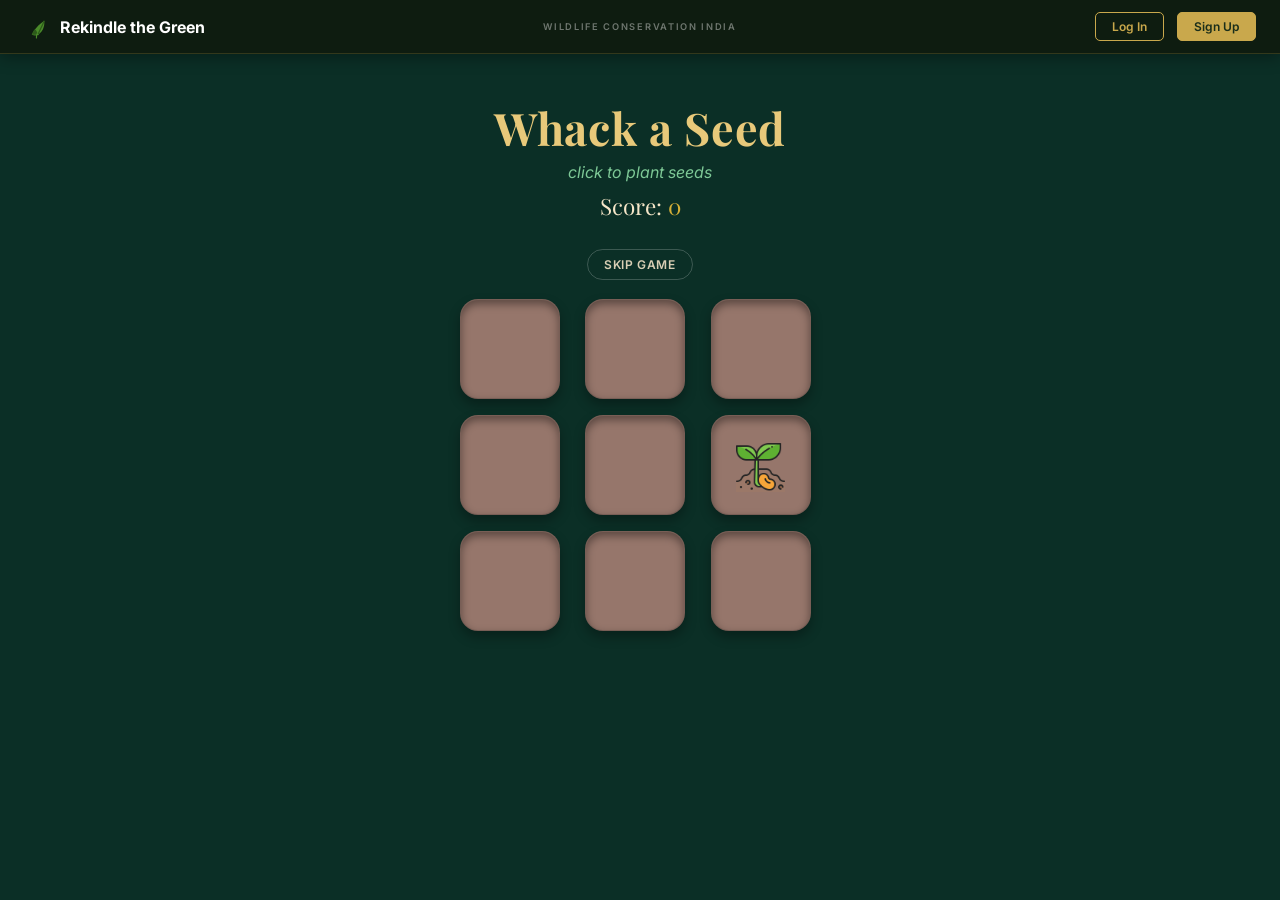
<file: lion.html>
<!DOCTYPE html>
<html lang="en">
<head>
  <meta charset="UTF-8">
  <meta name="viewport" content="width=device-width, initial-scale=1.0">
  <link rel="stylesheet" href="nav.css?v=1">
  <title>Plant the Seeds</title>
  <link rel="preconnect" href="https://fonts.googleapis.com">
  <link href="https://fonts.googleapis.com/css2?family=Playfair+Display:ital,wght@0,400;0,700;1,400&family=Crimson+Pro:ital,wght@0,300;0,400;0,600;1,300&family=Inter:wght@400;500;600;700&display=swap" rel="stylesheet">
  <script src="navbar-loader.js?v=1" defer></script>
  <style>
    *, *::before, *::after { box-sizing: border-box; margin: 0; padding: 0; }
    :root {
      --jungle-dark: #0b2f26; --jungle-mid: #163222; --jungle-light: #1f4a32;
      --moss: #2d6e47; --leaf: #4a9e6a; --pale-leaf: #7dc896;
      --gold: #d4af37; --gold-light: #e8c97a;
      --cream: #f5e6c8; --cream-dark: #d8ceb4;
      --soil: #96766b; --radius: 12px; --radius-lg: 18px;
    }
    body {
      font-family: 'Inter', sans-serif;
      background: var(--jungle-dark); color: var(--cream);
      margin: 0; padding-top: 50px; overflow-x: hidden;
    }

    
    nav {
      position: fixed; top: 0; left: 0; right: 0; height: 50px;
      background: #1a2e1a; display: flex; align-items: center;
      justify-content: space-between; padding: 0 1.2rem;
      z-index: 1000; border-bottom: 1px solid rgba(212,175,55,0.25);
      box-shadow: 0 2px 12px rgba(0,0,0,0.4);
    }
    .nav-logo { display: flex; align-items: center; gap: 0.5rem; text-decoration: none; }
    .nav-logo-text { font-family: 'Inter', sans-serif; font-weight: 700; font-size: 1rem; color: #fff; white-space: nowrap; }
    .nav-center {
      position: absolute; left: 50%; transform: translateX(-50%);
      font-size: 0.6rem; font-weight: 600; letter-spacing: 0.18em;
      text-transform: uppercase; color: rgba(255,255,255,0.45);
      pointer-events: none; white-space: nowrap; font-family: 'Inter', sans-serif;
    }
    .nav-actions { display: flex; gap: 0.5rem; }
    .btn-nav {
      padding: 0.38rem 1rem; border-radius: 5px; font-family: 'Inter', sans-serif;
      font-size: 0.75rem; font-weight: 600; cursor: pointer; text-decoration: none;
      transition: all 0.18s; display: inline-block; border: none;
    }
    .btn-login { background: transparent; color: rgba(255,255,255,0.75); border: 1px solid rgba(255,255,255,0.2); }
    .btn-login:hover { color: #fff; border-color: rgba(255,255,255,0.5); }
    .btn-signup { background: var(--gold); color: #1a2e1a; }
    .btn-signup:hover { background: var(--gold-light); }

    
    #gamePage { text-align: center; padding: 2rem 1rem 3rem; }
    h1 {
      font-family: 'Playfair Display', serif; color: var(--gold-light);
      margin-top: 1rem; font-size: 2.8rem; letter-spacing: 0.02em;
    }
    .game-sub { font-size: 1rem; font-style: italic; color: var(--pale-leaf); margin: 0.3rem 0 0.4rem; }
    #score {
      font-family: 'Playfair Display', serif; font-size: 1.4rem;
      margin: 0.6rem 0 1.5rem; color: var(--cream);
    }
    #score span { color: var(--gold); }
    .skip-btn {
      margin: 0.2rem 0 1.2rem;
      background: transparent;
      border: 1px solid rgba(255,255,255,0.2);
      color: var(--cream-dark);
      font-family: 'Inter', sans-serif;
      font-size: 0.75rem;
      font-weight: 600;
      letter-spacing: 0.05em;
      text-transform: uppercase;
      padding: 0.45rem 1rem;
      border-radius: 999px;
      cursor: pointer;
      transition: border-color 0.2s, color 0.2s;
    }
    .skip-btn:hover { border-color: var(--leaf); color: var(--cream); }
    #board { width: 360px; margin: auto; display: grid; grid-template-columns: repeat(3,1fr); gap: 16px; }
    .tile {
      width: 100px; height: 100px; background: var(--soil);
      border-radius: var(--radius-lg); position: relative; cursor: pointer; overflow: hidden;
      box-shadow: inset 0 4px 8px rgba(0,0,0,0.4), 0 6px 12px rgba(0,0,0,0.3);
      transition: transform 0.15s, box-shadow 0.15s; border: 1px solid rgba(0,0,0,0.2);
    }
    .tile:hover { transform: translateY(-4px); box-shadow: inset 0 4px 8px rgba(0,0,0,0.4), 0 12px 20px rgba(0,0,0,0.4); }
    .tile.filled { cursor: default; }
    .seed { position: absolute; bottom: -70px; width: 100%; text-align: center; transition: bottom 0.25s ease; }
    .seed img { display: block; margin: 0 auto; }
    .show { bottom: 22px; }

    
    #infoPage {
      display: none; max-width: 800px; margin: 0 auto;
      padding: 4rem 2rem 6rem; animation: fadeUp 0.6s ease forwards;
    }
    @keyframes fadeUp { from { opacity:0; transform:translateY(24px); } to { opacity:1; transform:translateY(0); } }

    .unlock-bar {
      border-top: 1px solid rgba(212,175,55,0.2);
      border-bottom: 1px solid rgba(212,175,55,0.2);
      padding: 1rem 0; margin-bottom: 3.5rem;
      display: flex; align-items: baseline; gap: 1.25rem;
    }
    .unlock-kicker {
      font-family: 'Inter', sans-serif; font-size: 0.62rem; font-weight: 700;
      letter-spacing: 0.18em; text-transform: uppercase; color: var(--gold); flex-shrink: 0;
    }
    .unlock-bar p { font-size: 0.95rem; font-style: italic; color: var(--cream-dark); line-height: 1.5; }

    .info-hero { margin-bottom: 3.5rem; }
    .info-hero-label {
      font-family: 'Inter', sans-serif; font-size: 0.62rem; font-weight: 700;
      letter-spacing: 0.18em; text-transform: uppercase; color: var(--gold);
      opacity: 0.65; margin-bottom: 0.75rem; display: block;
    }
    .info-hero h2 {
      font-family: 'Playfair Display', serif; font-size: 2.6rem; font-weight: 700;
      color: var(--cream); line-height: 1.12; margin-bottom: 1rem; letter-spacing: -0.01em;
    }
    .info-hero p { font-size: 1.12rem; color: var(--cream-dark); line-height: 1.75; max-width: 600px; font-weight: 300; }

    .stat-row {
      display: grid; grid-template-columns: repeat(3,1fr);
      border-top: 1px solid rgba(212,175,55,0.18);
      border-bottom: 1px solid rgba(212,175,55,0.18);
      margin-bottom: 3.5rem;
    }
    .stat-item { padding: 1.75rem 1.25rem; border-right: 1px solid rgba(212,175,55,0.18); }
    .stat-item:last-child { border-right: none; }
    .stat-item .s-num {
      font-family: 'Playfair Display', serif; font-size: 2.5rem; font-weight: 700;
      color: var(--gold); line-height: 1; display: block; margin-bottom: 0.3rem;
    }
    .stat-item .s-label {
      font-family: 'Inter', sans-serif; font-size: 0.68rem; font-weight: 500;
      letter-spacing: 0.08em; text-transform: uppercase; color: var(--cream-dark);
    }

    .info-section { margin-bottom: 3.5rem; }
    .section-label {
      font-family: 'Inter', sans-serif; font-size: 0.62rem; font-weight: 700;
      letter-spacing: 0.18em; text-transform: uppercase; color: var(--gold);
      opacity: 0.65; margin-bottom: 1.5rem; display: block;
    }

    .timeline { list-style: none; padding: 0; }
    .timeline li { display: grid; grid-template-columns: 60px 1px 1fr; gap: 0 1.5rem; padding-bottom: 2.25rem; }
    .timeline li:last-child { padding-bottom: 0; }
    .tl-year { font-family: 'Playfair Display', serif; font-size: 0.9rem; color: var(--gold); font-weight: 700; text-align: right; padding-top: 1px; }
    .tl-line { position: relative; background: rgba(212,175,55,0.18); width: 1px; }
    .tl-line::before {
      content: ''; position: absolute; top: 5px; left: 50%; transform: translateX(-50%);
      width: 7px; height: 7px; border-radius: 50%; background: var(--gold); border: 1px solid var(--jungle-dark);
    }
    .timeline li:last-child .tl-line { background: transparent; }
    .tl-content strong { display: block; color: var(--cream); font-size: 1.05rem; font-weight: 600; margin-bottom: 0.4rem; }
    .tl-content p { font-size: 0.95rem; color: var(--cream-dark); line-height: 1.65; font-style: italic; }

    .fact-grid {
      display: grid; grid-template-columns: 1fr 1fr;
      gap: 1px; background: rgba(212,175,55,0.1);
      border: 1px solid rgba(212,175,55,0.1); border-radius: var(--radius); overflow: hidden;
    }
    .fact-cell { background: var(--jungle-dark); padding: 1.5rem 1.5rem; }
    .fact-cell .fc-label {
      font-family: 'Inter', sans-serif; font-size: 0.62rem; font-weight: 700;
      letter-spacing: 0.14em; text-transform: uppercase; color: var(--pale-leaf);
      margin-bottom: 0.55rem; display: block;
    }
    .fact-cell p { font-size: 0.95rem; color: var(--cream-dark); line-height: 1.65; }

    .cta-section { border-top: 1px solid rgba(212,175,55,0.18); padding-top: 3rem; }
    .cta-eyebrow {
      font-family: 'Inter', sans-serif; font-size: 0.62rem; font-weight: 700;
      letter-spacing: 0.18em; text-transform: uppercase; color: var(--gold);
      opacity: 0.65; margin-bottom: 1rem; display: block;
    }
    .cta-section h3 { font-family: 'Playfair Display', serif; font-size: 2rem; color: var(--cream); margin-bottom: 0.75rem; line-height: 1.2; }
    .cta-section p { font-size: 1.05rem; color: var(--cream-dark); line-height: 1.7; max-width: 520px; margin-bottom: 2rem; font-style: italic; }
    .cta-buttons { display: flex; gap: 0.75rem; flex-wrap: wrap; }
    .cta-primary {
      padding: 0.8rem 2rem; background: var(--gold); color: var(--jungle-dark);
      font-family: 'Inter', sans-serif; font-size: 0.8rem; font-weight: 700;
      letter-spacing: 0.07em; text-transform: uppercase; border: none;
      border-radius: 4px; cursor: pointer; text-decoration: none; display: inline-block; transition: background 0.2s;
    }
    .cta-primary:hover { background: var(--gold-light); }
    .cta-secondary {
      padding: 0.8rem 2rem; background: transparent; color: var(--cream);
      font-family: 'Inter', sans-serif; font-size: 0.8rem; font-weight: 600;
      letter-spacing: 0.07em; text-transform: uppercase;
      border: 1px solid rgba(255,255,255,0.18); border-radius: 4px;
      cursor: pointer; text-decoration: none; display: inline-block; transition: border-color 0.2s;
    }
    .cta-secondary:hover { border-color: rgba(255,255,255,0.4); }

    .info-play-again { text-align: center; margin-top: 3rem; padding-top: 2rem; border-top: 1px solid rgba(255,255,255,0.05); }
    .info-play-again button {
      background: transparent; border: 1px solid rgba(255,255,255,0.14); color: var(--cream-dark);
      font-family: 'Inter', sans-serif; font-size: 1rem; padding: 0.6rem 1.8rem;
      border-radius: 999px; cursor: pointer; letter-spacing: 0.04em; transition: border-color 0.2s, color 0.2s;
    }
    .info-play-again button:hover { border-color: var(--leaf); color: var(--cream); }

    @media (max-width: 560px) {
      .stat-row { grid-template-columns: 1fr; }
      .stat-item { border-right: none; border-bottom: 1px solid rgba(212,175,55,0.18); }
      .stat-item:last-child { border-bottom: none; }
      .fact-grid { grid-template-columns: 1fr; }
      #board { width: 300px; }
      .tile { width: 84px; height: 84px; }
      h1 { font-size: 2rem; }
      .info-hero h2 { font-size: 1.9rem; }
      #infoPage { padding: 2.5rem 1.25rem 4rem; }
    }
  </style>
</head>
<body>

  <nav>
    <a class="nav-logo" href="index.html"><span class="nav-logo-text">Rekindle the Green</span></a>
    <span class="nav-center">Wildlife Conservation India</span>
    <div class="nav-actions">
      <a href="login.php" class="btn-nav btn-login">Log In</a>
      <a href="signup.php" class="btn-nav btn-signup">Sign Up</a>
    </div>
  </nav>


  <div id="gamePage">
    <h1>Whack a Seed</h1>
    <p class="game-sub">click to plant seeds</p>
    <p id="score">Score: <span id="scoreNum">0</span></p>
    <button class="skip-btn" onclick="showInfoPage()">Skip Game</button>
    <div id="board"></div>
  </div>


  <div id="infoPage">
    <div class="unlock-bar">
      <span class="unlock-kicker">Story Unlocked</span>
      <p>The last wild home of the Asiatic Lion — a story of recovery against all odds.</p>
    </div>
    <div class="info-hero">
      <span class="info-hero-label">Conservation Feature</span>
      <h2>Gir National Park &amp; Wildlife Sanctuary</h2>
      <p>Nestled in Gujarat's semi-arid landscape, Gir is the sole refuge of the Asiatic Lion — a living testament to what focused conservation can achieve over decades.</p>
    </div>
    <div class="stat-row">
      <div class="stat-item"><span class="s-num">674</span><span class="s-label">Asiatic Lions (2023)</span></div>
      <div class="stat-item"><span class="s-num">1412</span><span class="s-label">Sq. km protected</span></div>
      <div class="stat-item"><span class="s-num">50+</span><span class="s-label">Years of protection</span></div>
    </div>
    <div class="info-section">
      <span class="section-label">Conservation Timeline</span>
      <ul class="timeline">
        <li>
          <div class="tl-year">1900s</div><div class="tl-line"></div>
          <div class="tl-content"><strong>Edge of Extinction</strong><p>Overhunting reduced the Asiatic Lion population to just 20 individuals. The species stood on the brink of complete extinction on the subcontinent.</p></div>
        </li>
        <li>
          <div class="tl-year">1965</div><div class="tl-line"></div>
          <div class="tl-content"><strong>Gir Declared a Sanctuary</strong><p>India formally declared Gir a wildlife sanctuary, providing legal protection to both the lions and their forest habitat.</p></div>
        </li>
        <li>
          <div class="tl-year">1968</div><div class="tl-line"></div>
          <div class="tl-content"><strong>177 Lions Remain</strong><p>A census counted just 177 lions in the wild — a fragile population, but enough to signal that recovery was possible with sustained effort.</p></div>
        </li>
        <li>
          <div class="tl-year">2020</div><div class="tl-line"></div>
          <div class="tl-content"><strong>Project Lion Launched</strong><p>India's government launched Project Lion to further protect Asiatic lions, improve habitat quality, and address human-wildlife conflict around Gir.</p></div>
        </li>
        <li>
          <div class="tl-year">2023</div><div class="tl-line"></div>
          <div class="tl-content"><strong>674 Lions — A Triumph</strong><p>The most recent census recorded 674 Asiatic Lions — a near 30x recovery from the early 1900s and one of conservation's greatest success stories.</p></div>
        </li>
      </ul>
    </div>
    <div class="info-section">
      <span class="section-label">Why Gir Matters</span>
      <div class="fact-grid">
        <div class="fact-cell"><span class="fc-label">Last Wild Population</span><p>Gir is the only place on Earth where Asiatic Lions exist in the wild, making its protection a global conservation priority.</p></div>
        <div class="fact-cell"><span class="fc-label">Ecosystem Diversity</span><p>Beyond lions, Gir shelters leopards, hyenas, jackals, 300+ bird species, and the rare Indian star tortoise across scrub forest and grasslands.</p></div>
        <div class="fact-cell"><span class="fc-label">Anti-Poaching</span><p>24/7 monitoring by frontline rangers and camera-trap networks have driven poaching incidents in Gir to near zero over the past decade.</p></div>
        <div class="fact-cell"><span class="fc-label">Community</span><p>Maldhari pastoralists, who have lived alongside lions for centuries, are now active partners in conservation — their knowledge proving invaluable.</p></div>
      </div>
    </div>
    <div class="cta-section">
      <span class="cta-eyebrow">Get Involved</span>
      <h3>Be a Lion Guardian</h3>
      <p>The Asiatic Lion's recovery is remarkable — but the work is far from over. Support the rangers, researchers, and communities who protect Gir every single day.</p>
      <div class="cta-buttons">
        <a href="drive-registration.php?drive=gir" class="cta-primary">Register for an Event</a>
      </div>
    </div>
    <div class="info-play-again"><button onclick="restartGame()">&#8635; Play Again</button></div>
  </div>

  <script>
  let score=0, plantedCount=0, currentTile=null, gameOver=false, intervalId=null;
  const boardEl = document.getElementById('board');
  let tiles = [];

  for (let i=0; i<9; i++) {
    let tile = document.createElement('div'); tile.classList.add('tile'); tile.dataset.filled='false';
    let seed = document.createElement('div'); seed.classList.add('seed');
    let img = document.createElement('img'); img.src='seed.png'; img.style.width='49px';
    seed.appendChild(img); tile.appendChild(seed); boardEl.appendChild(tile); tiles.push(tile);
    tile.addEventListener('click',()=>{
      if (gameOver) return;
      let seedDiv = tile.querySelector('.seed');
      if (tile===currentTile && seedDiv.classList.contains('show') && tile.dataset.filled==='false') {
        tile.dataset.filled='true'; tile.classList.add('filled'); seedDiv.style.display='none';
        let plant=document.createElement('img'); plant.src='plant.png'; plant.style.cssText='width:65px;position:absolute;bottom:20px;left:50%;transform:translateX(-50%);z-index:10;';
        tile.appendChild(plant); score+=10; plantedCount++;
        document.getElementById('scoreNum').textContent=score;
        if (plantedCount===9) {
          gameOver=true; clearInterval(intervalId);
          setTimeout(()=>{
            document.getElementById('gamePage').style.display='none';
            document.getElementById('infoPage').style.display='block';
            window.scrollTo({top:0,behavior:'smooth'});
          },600);
        }
      }
    });
  }

  function spawnSeed() {
    if (gameOver) return;
    tiles.forEach(t=>{ let s=t.querySelector('.seed'); if(s) s.classList.remove('show'); });
    let available=tiles.filter(t=>t.dataset.filled==='false');
    if (!available.length) return;
    currentTile=available[Math.floor(Math.random()*available.length)];
    currentTile.querySelector('.seed').classList.add('show');
  }
  intervalId=setInterval(spawnSeed,800);

  function showInfoPage() {
    gameOver=true;
    clearInterval(intervalId);
    document.getElementById('gamePage').style.display='none';
    document.getElementById('infoPage').style.display='block';
    window.scrollTo({top:0,behavior:'smooth'});
  }

  function restartGame() {
    score=0; plantedCount=0; currentTile=null; gameOver=false;
    document.getElementById('scoreNum').textContent=0;
    tiles.forEach(t=>{
      t.dataset.filled='false'; t.classList.remove('filled');
      const s=t.querySelector('.seed'); if(s){s.style.display='';s.classList.remove('show');}
      const imgs=t.querySelectorAll('img'); imgs.forEach((img,i)=>{ if(i>0) img.remove(); });
    });
    document.getElementById('infoPage').style.display='none';
    document.getElementById('gamePage').style.display='block';
    clearInterval(intervalId); intervalId=setInterval(spawnSeed,800);
    window.scrollTo({top:0,behavior:'smooth'});
  }
  </script>
</body>
</html>
</file>
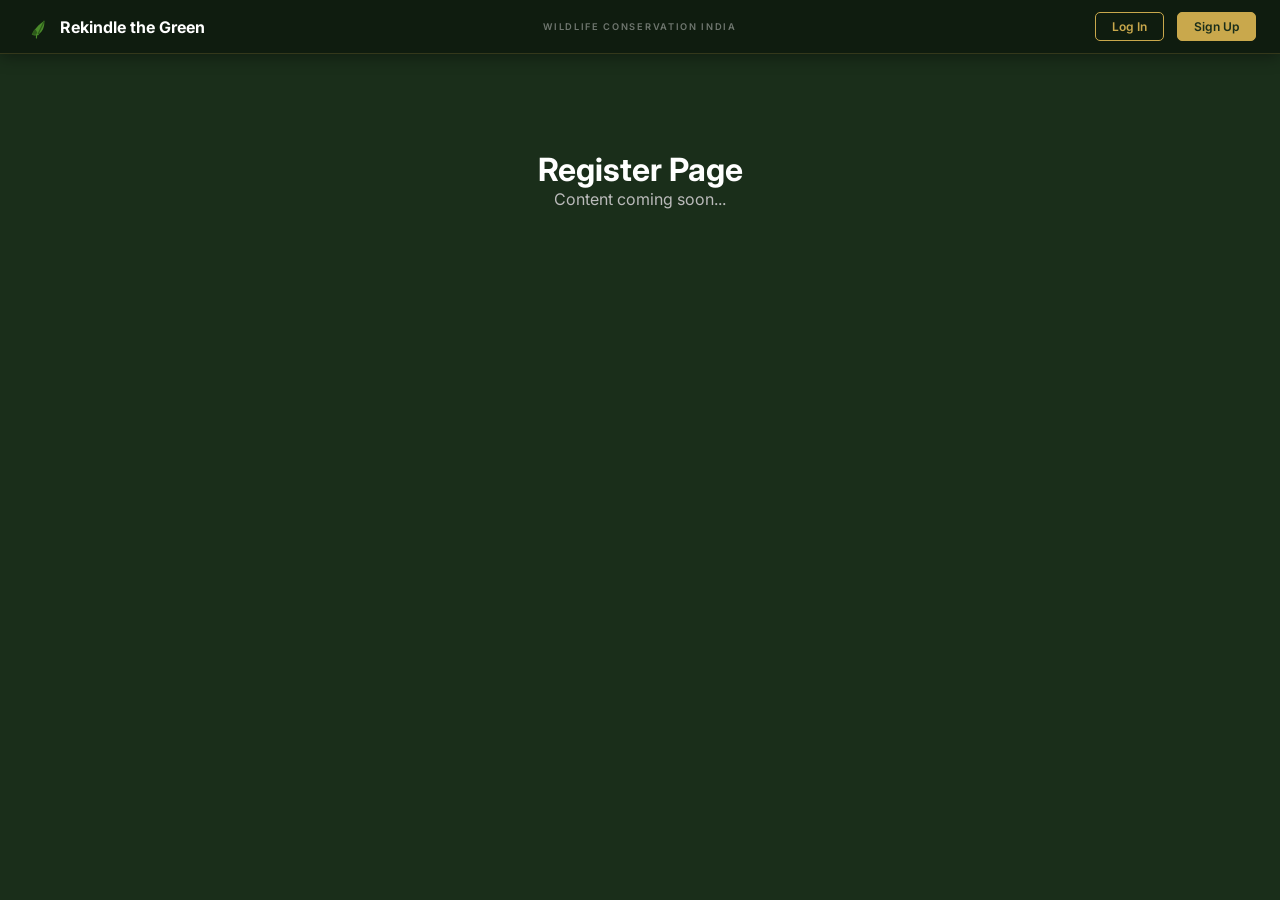
<file: register.html>
<!DOCTYPE html>
<html lang="en">
<head>
  <meta charset="UTF-8">
  <meta name="viewport" content="width=device-width, initial-scale=1.0">
  <link rel="stylesheet" href="nav.css?v=1">
  <title>Register — Rekindle the Wild</title>
  <script src="navbar-loader.js?v=1" defer></script>
  <style>
    * { margin: 0; padding: 0; box-sizing: border-box; }
    body {
      font-family: 'Inter', sans-serif;
      min-height: 100vh;
      background: #1a2e1a;
    }
  </style>
</head>
<body>
  <div style="padding: 100px 20px; text-align: center;">
    <h1 style="color: #fff;">Register Page</h1>
    <p style="color: #bbb;">Content coming soon...</p>
  </div>
</body>
</html>
</file>
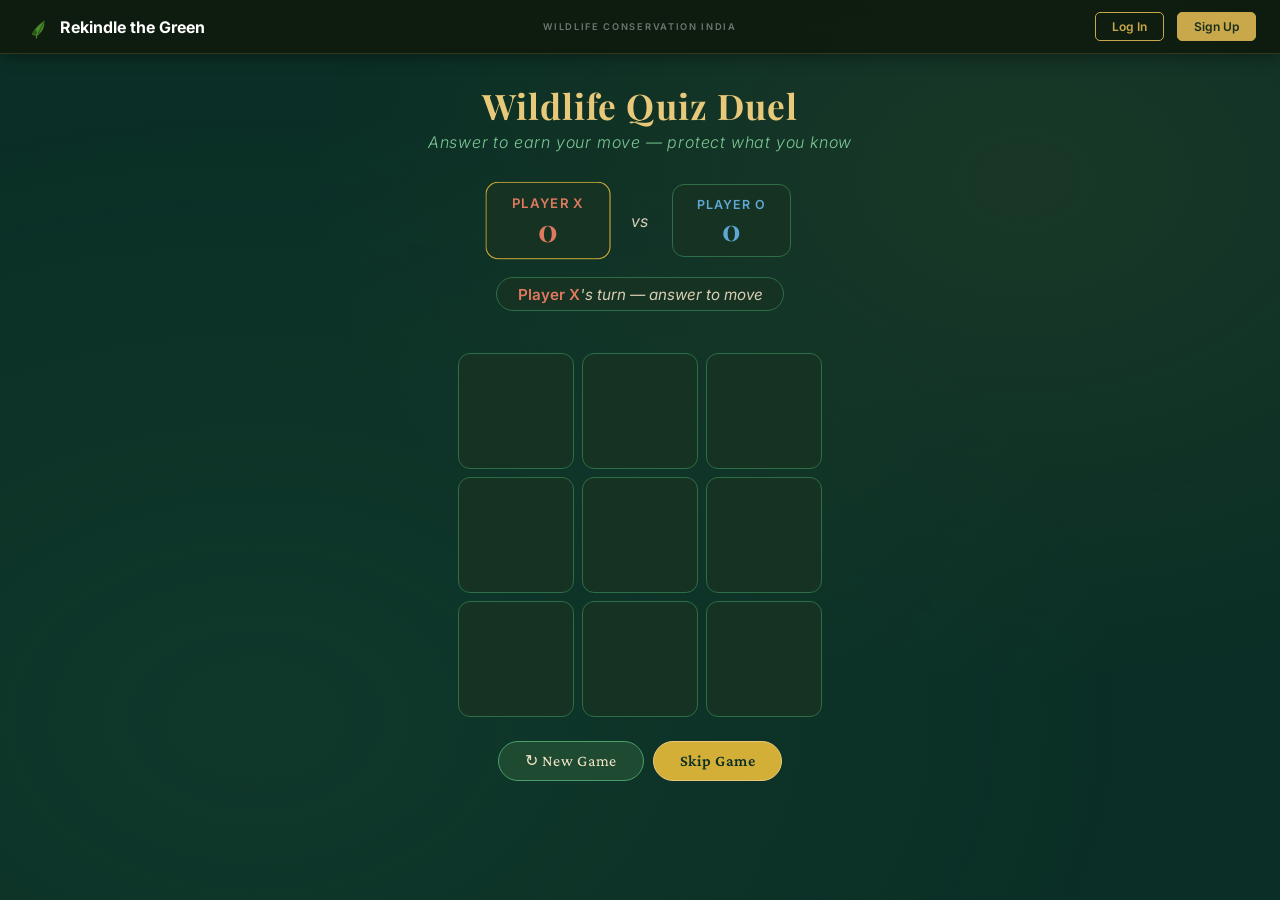
<file: tiger.html>
<!DOCTYPE html>
<html lang="en">
<head>
  <meta charset="UTF-8">
  <meta name="viewport" content="width=device-width, initial-scale=1.0">
  <link rel="stylesheet" href="nav.css?v=1">
  <title>Wildlife Quiz Tic-Tac-Toe</title>
  <link rel="preconnect" href="https://fonts.googleapis.com">
  <link href="https://fonts.googleapis.com/css2?family=Playfair+Display:ital,wght@0,400;0,700;1,400&family=Crimson+Pro:ital,wght@0,300;0,400;0,600;1,300&family=Inter:wght@400;500;600;700&display=swap" rel="stylesheet">
  <script src="navbar-loader.js?v=1" defer></script>
  <style>
    *, *::before, *::after { box-sizing: border-box; margin: 0; padding: 0; }
    :root {
      --jungle-dark: #0b2f26; --jungle-mid: #163222; --jungle-light: #1f4a32;
      --moss: #2d6e47; --leaf: #4a9e6a; --pale-leaf: #7dc896;
      --gold: #d4af37; --gold-light: #e8c97a;
      --cream: #f5e6c8; --cream-dark: #d8ceb4;
      --player-x: #e07a5f; --player-o: #5fa8d3;
      --radius: 12px; --radius-lg: 18px;
    }
    body {
      background: var(--jungle-dark); font-family: 'Inter', sans-serif;
      color: var(--cream); min-height: 100vh; padding-top: 50px;
      position: relative; overflow-x: hidden;
    }
    body::before {
      content: ''; position: fixed; inset: 0;
      background: radial-gradient(ellipse at 20% 80%, rgba(45,110,71,0.15) 0%, transparent 60%),
                  radial-gradient(ellipse at 80% 20%, rgba(212,175,55,0.07) 0%, transparent 50%);
      pointer-events: none; z-index: 0;
    }

    
        nav {
      position: fixed; top: 0; left: 0; right: 0; height: 50px;
      background: #1a2e1a; display: flex; align-items: center;
      justify-content: space-between; padding: 0 1.2rem;
      z-index: 1000; border-bottom: 1px solid rgba(212,175,55,0.25);
      box-shadow: 0 2px 12px rgba(0,0,0,0.4);
    }
    .nav-logo { display: flex; align-items: center; gap: 0.5rem; text-decoration: none; }
    .nav-logo-text { font-family: 'Inter', sans-serif; font-weight: 700; font-size: 1rem; color: #fff; white-space: nowrap; }
    .nav-center {
      position: absolute; left: 50%; transform: translateX(-50%);
      font-size: 0.6rem; font-weight: 600; letter-spacing: 0.18em;
      text-transform: uppercase; color: rgba(255,255,255,0.45);
      pointer-events: none; white-space: nowrap; font-family: 'Inter', sans-serif;
    }
    .nav-actions { display: flex; gap: 0.5rem; }
    .btn-nav {
      padding: 0.38rem 1rem; border-radius: 5px; font-family: 'Inter', sans-serif;
      font-size: 0.75rem; font-weight: 600; cursor: pointer; text-decoration: none;
      transition: all 0.18s; display: inline-block; border: none;
    }
    .btn-login { background: transparent; color: rgba(255,255,255,0.75); border: 1px solid rgba(255,255,255,0.2); }
    .btn-login:hover { color: #fff; border-color: rgba(255,255,255,0.5); }
    .btn-signup { background: var(--gold); color: #1a2e1a; }
    .btn-signup:hover { background: var(--gold-light); }

    
    #gamePage {
      display: flex; flex-direction: column; align-items: center;
      padding: 2rem 1rem 3rem; position: relative; z-index: 1;
    }
    h1 {
      font-family: 'Playfair Display', serif; font-size: 2.2rem; font-weight: 700;
      color: var(--gold-light); letter-spacing: 0.03em; text-align: center; margin-bottom: 0.2rem;
    }
    .subtitle {
      font-size: 1rem; font-weight: 300; font-style: italic; color: var(--pale-leaf);
      text-align: center; margin-bottom: 2rem; letter-spacing: 0.05em;
    }
    .scoreboard { display: flex; gap: 1.5rem; margin-bottom: 1.25rem; align-items: center; }
    .score-card {
      background: var(--jungle-mid); border: 1px solid var(--moss);
      border-radius: var(--radius); padding: 0.75rem 1.5rem;
      text-align: center; min-width: 90px; transition: border-color 0.3s, transform 0.2s;
    }
    .score-card.active { border-color: var(--gold); transform: scale(1.06); }
    .score-card .pname { font-size: 0.78rem; font-weight: 600; letter-spacing: 0.08em; text-transform: uppercase; margin-bottom: 0.2rem; }
    .score-card.px .pname { color: var(--player-x); }
    .score-card.po .pname { color: var(--player-o); }
    .score-card .pscore { font-family: 'Playfair Display', serif; font-size: 1.8rem; font-weight: 700; line-height: 1; }
    .score-card.px .pscore { color: var(--player-x); }
    .score-card.po .pscore { color: var(--player-o); }
    .score-vs { font-size: 1rem; color: var(--cream-dark); font-style: italic; }
    .turn-banner {
      background: var(--jungle-mid); border: 1px solid var(--moss);
      border-radius: 999px; padding: 0.4rem 1.3rem; font-size: 0.95rem;
      font-style: italic; color: var(--cream-dark); margin-bottom: 1.25rem;
      min-width: 240px; text-align: center; transition: all 0.3s;
    }
    .turn-banner span { font-weight: 600; font-style: normal; }
    .turn-banner .tx { color: var(--player-x); }
    .turn-banner .to { color: var(--player-o); }
    .streak-bar { display: flex; gap: 4px; justify-content: center; margin-bottom: 0.6rem; min-height: 12px; }
    .streak-dot { width: 8px; height: 8px; border-radius: 50%; background: var(--moss); transition: background 0.3s; }
    .streak-dot.hit { background: var(--gold); }
    .streak-dot.miss { background: var(--player-x); opacity: 0.5; }
    .board {
      display: grid; grid-template-columns: repeat(3, 116px);
      grid-template-rows: repeat(3, 116px); gap: 8px; margin-bottom: 1.5rem;
    }
    .cell {
      background: var(--jungle-mid); border: 1px solid var(--moss);
      border-radius: var(--radius); display: flex; align-items: center;
      justify-content: center; font-family: 'Playfair Display', serif;
      font-size: 3.2rem; font-weight: 700; cursor: pointer;
      transition: background 0.2s, border-color 0.2s, transform 0.15s;
      user-select: none; position: relative;
    }
    .cell:hover:not(.taken) { background: var(--jungle-light); border-color: var(--leaf); transform: scale(1.04); }
    .cell.taken { cursor: default; }
    .cell.x { color: var(--player-x); }
    .cell.o { color: var(--player-o); }
    .cell.win-cell { border-color: var(--gold); background: rgba(212,175,55,0.12); animation: winPulse 0.6s ease; }
    @keyframes winPulse { 0%,100% { transform: scale(1); } 50% { transform: scale(1.08); } }
    .cell .mark { opacity: 0; transform: scale(0.3) rotate(-15deg); transition: opacity 0.3s, transform 0.3s; }
    .cell.taken .mark { opacity: 1; transform: scale(1) rotate(0deg); }
    .btn {
      background: var(--jungle-light); border: 1px solid var(--leaf); color: var(--cream);
      font-family: 'Crimson Pro', serif; font-size: 1rem; padding: 0.6rem 1.6rem;
      border-radius: 999px; cursor: pointer; letter-spacing: 0.04em; transition: background 0.2s, transform 0.15s;
    }
    .btn:hover { background: var(--moss); transform: translateY(-1px); }
    .btn:active { transform: scale(0.97); }
    .btn-gold { background: var(--gold); border-color: var(--gold-light); color: var(--jungle-dark); font-weight: 600; }
    .btn-gold:hover { background: var(--gold-light); }

    
    .overlay {
      position: fixed; inset: 0; background: rgba(5,15,10,0.88);
      display: flex; align-items: center; justify-content: center;
      z-index: 100; padding: 1rem; opacity: 0; pointer-events: none; transition: opacity 0.25s;
    }
    .overlay.visible { opacity: 1; pointer-events: all; }
    .modal {
      background: var(--jungle-mid); border: 1px solid rgba(212,175,55,0.18);
      border-radius: var(--radius-lg); padding: 1.75rem 2rem; max-width: 460px;
      width: 100%; transform: translateY(16px); transition: transform 0.25s;
    }
    .overlay.visible .modal { transform: translateY(0); }

    .quiz-meta { display: flex; align-items: center; justify-content: space-between; margin-bottom: 1.25rem; }
    .quiz-player-tag {
      font-family: 'Inter', sans-serif; font-size: 0.65rem; font-weight: 700;
      letter-spacing: 0.12em; text-transform: uppercase; padding: 0.22rem 0.75rem;
      border-radius: 999px;
    }
    .quiz-player-tag.turn-x { background: rgba(224,122,95,0.12); color: var(--player-x); border: 1px solid rgba(224,122,95,0.35); }
    .quiz-player-tag.turn-o { background: rgba(95,168,211,0.12); color: var(--player-o); border: 1px solid rgba(95,168,211,0.35); }
    .quiz-cat {
      font-family: 'Inter', sans-serif; font-size: 0.65rem; font-weight: 500;
      letter-spacing: 0.1em; text-transform: uppercase; color: var(--gold); opacity: 0.55;
    }

    .quiz-q {
      font-family: 'Playfair Display', serif; font-size: 1.18rem;
      line-height: 1.6; color: var(--cream); margin-bottom: 1.25rem;
    }
    .quiz-options { display: flex; flex-direction: column; gap: 0.45rem; }
    .quiz-opt {
      background: transparent; border: 1px solid rgba(45,110,71,0.45);
      border-radius: var(--radius); padding: 0.65rem 1rem; cursor: pointer;
      font-family: 'Crimson Pro', serif; font-size: 1rem; color: var(--cream);
      text-align: left; transition: background 0.15s, border-color 0.15s, transform 0.12s;
      display: flex; align-items: center; gap: 0.75rem;
    }
    .quiz-opt:hover:not(.answered) { background: rgba(31,74,50,0.55); border-color: var(--leaf); transform: translateX(3px); }
    .quiz-opt.correct { background: rgba(74,158,106,0.16); border-color: rgba(125,200,150,0.45); color: var(--pale-leaf); }
    .quiz-opt.wrong { background: rgba(224,122,95,0.1); border-color: rgba(224,122,95,0.4); color: #f0a090; }
    .quiz-opt.answered { cursor: default; }
    .opt-key {
      flex-shrink: 0; width: 22px; height: 22px; border-radius: 4px;
      background: rgba(255,255,255,0.04); border: 1px solid rgba(255,255,255,0.1);
      font-family: 'Inter', sans-serif; font-size: 0.68rem; font-weight: 700;
      display: flex; align-items: center; justify-content: center; color: var(--cream-dark);
    }
    .quiz-opt.correct .opt-key { background: rgba(74,158,106,0.25); border-color: var(--leaf); color: var(--pale-leaf); }
    .quiz-opt.wrong .opt-key { background: rgba(224,122,95,0.2); border-color: var(--player-x); color: #f0a090; }

    .quiz-feedback {
      margin-top: 1rem; padding: 0.85rem 1rem; border-radius: 0 var(--radius) var(--radius) 0;
      font-size: 0.9rem; display: none; border-left: 2px solid transparent;
    }
    .quiz-feedback.show { display: block; }
    .quiz-feedback.ok { background: rgba(74,158,106,0.09); border-left-color: var(--leaf); }
    .quiz-feedback.fail { background: rgba(224,122,95,0.07); border-left-color: var(--player-x); }
    .fb-verdict {
      font-family: 'Inter', sans-serif; font-size: 0.72rem; font-weight: 700;
      letter-spacing: 0.06em; text-transform: uppercase; margin-bottom: 0.35rem;
    }
    .quiz-feedback.ok .fb-verdict { color: var(--pale-leaf); }
    .quiz-feedback.fail .fb-verdict { color: #f0a090; }
    .fb-fact { font-style: italic; color: var(--cream-dark); line-height: 1.55; }

    .quiz-continue { margin-top: 1rem; display: none; width: 100%; }
    .quiz-continue.show { display: block; }

    
    .result-inner { text-align: center; }
    .result-badge {
      display: inline-block; font-family: 'Inter', sans-serif; font-size: 0.65rem;
      font-weight: 700; letter-spacing: 0.14em; text-transform: uppercase;
      padding: 0.28rem 0.9rem; border-radius: 999px; margin-bottom: 1rem;
      background: rgba(212,175,55,0.12); color: var(--gold); border: 1px solid rgba(212,175,55,0.28);
    }
    .result-title { font-family: 'Playfair Display', serif; font-size: 1.9rem; color: var(--gold-light); margin-bottom: 0.4rem; }
    .result-sub { font-style: italic; color: var(--cream-dark); margin-bottom: 1.75rem; font-size: 1.05rem; }
    .result-actions { display: flex; gap: 0.75rem; justify-content: center; flex-wrap: wrap; }

    
    #infoPage {
      display: none; max-width: 800px; margin: 0 auto;
      padding: 4rem 2rem 6rem; position: relative; z-index: 1;
      animation: fadeUp 0.6s ease forwards;
    }
    @keyframes fadeUp { from { opacity:0; transform: translateY(24px); } to { opacity:1; transform: translateY(0); } }

    .unlock-bar {
      border-top: 1px solid rgba(212,175,55,0.2);
      border-bottom: 1px solid rgba(212,175,55,0.2);
      padding: 1rem 0; margin-bottom: 3.5rem;
      display: flex; align-items: baseline; gap: 1.25rem;
    }
    .unlock-kicker {
      font-family: 'Inter', sans-serif; font-size: 0.62rem; font-weight: 700;
      letter-spacing: 0.18em; text-transform: uppercase; color: var(--gold); flex-shrink: 0;
    }
    .unlock-bar p { font-size: 0.95rem; font-style: italic; color: var(--cream-dark); line-height: 1.5; }

    .info-hero { margin-bottom: 3.5rem; }
    .info-hero-label {
      font-family: 'Inter', sans-serif; font-size: 0.62rem; font-weight: 700;
      letter-spacing: 0.18em; text-transform: uppercase; color: var(--gold);
      opacity: 0.65; margin-bottom: 0.75rem; display: block;
    }
    .info-hero h2 {
      font-family: 'Playfair Display', serif; font-size: 2.6rem; font-weight: 700;
      color: var(--cream); line-height: 1.12; margin-bottom: 1rem; letter-spacing: -0.01em;
    }
    .info-hero p { font-size: 1.12rem; color: var(--cream-dark); line-height: 1.75; max-width: 600px; font-weight: 300; }

    .stat-row {
      display: grid; grid-template-columns: repeat(3, 1fr);
      border-top: 1px solid rgba(212,175,55,0.18);
      border-bottom: 1px solid rgba(212,175,55,0.18);
      margin-bottom: 3.5rem;
    }
    .stat-item { padding: 1.75rem 1.25rem; border-right: 1px solid rgba(212,175,55,0.18); }
    .stat-item:last-child { border-right: none; }
    .stat-item .s-num {
      font-family: 'Playfair Display', serif; font-size: 2.5rem; font-weight: 700;
      color: var(--gold); line-height: 1; display: block; margin-bottom: 0.3rem;
    }
    .stat-item .s-label {
      font-family: 'Inter', sans-serif; font-size: 0.68rem; font-weight: 500;
      letter-spacing: 0.08em; text-transform: uppercase; color: var(--cream-dark);
    }

    .info-section { margin-bottom: 3.5rem; }
    .section-label {
      font-family: 'Inter', sans-serif; font-size: 0.62rem; font-weight: 700;
      letter-spacing: 0.18em; text-transform: uppercase; color: var(--gold);
      opacity: 0.65; margin-bottom: 1.5rem; display: block;
    }

    .timeline { list-style: none; padding: 0; }
    .timeline li {
      display: grid; grid-template-columns: 60px 1px 1fr;
      gap: 0 1.5rem; padding-bottom: 2.25rem;
    }
    .timeline li:last-child { padding-bottom: 0; }
    .tl-year {
      font-family: 'Playfair Display', serif; font-size: 0.9rem;
      color: var(--gold); font-weight: 700; text-align: right; padding-top: 1px;
    }
    .tl-line { position: relative; background: rgba(212,175,55,0.18); width: 1px; }
    .tl-line::before {
      content: ''; position: absolute; top: 5px; left: 50%; transform: translateX(-50%);
      width: 7px; height: 7px; border-radius: 50%;
      background: var(--gold); border: 1px solid var(--jungle-dark);
    }
    .timeline li:last-child .tl-line { background: transparent; }
    .tl-content strong { display: block; color: var(--cream); font-size: 1.05rem; font-weight: 600; margin-bottom: 0.4rem; }
    .tl-content p { font-size: 0.95rem; color: var(--cream-dark); line-height: 1.65; font-style: italic; }

    .fact-grid {
      display: grid; grid-template-columns: 1fr 1fr;
      gap: 1px; background: rgba(212,175,55,0.1);
      border: 1px solid rgba(212,175,55,0.1); border-radius: var(--radius); overflow: hidden;
    }
    .fact-cell { background: var(--jungle-dark); padding: 1.5rem 1.5rem; }
    .fact-cell .fc-label {
      font-family: 'Inter', sans-serif; font-size: 0.62rem; font-weight: 700;
      letter-spacing: 0.14em; text-transform: uppercase; color: var(--pale-leaf);
      margin-bottom: 0.55rem; display: block;
    }
    .fact-cell p { font-size: 0.95rem; color: var(--cream-dark); line-height: 1.65; }

    .cta-section { border-top: 1px solid rgba(212,175,55,0.18); padding-top: 3rem; }
    .cta-eyebrow {
      font-family: 'Inter', sans-serif; font-size: 0.62rem; font-weight: 700;
      letter-spacing: 0.18em; text-transform: uppercase; color: var(--gold);
      opacity: 0.65; margin-bottom: 1rem; display: block;
    }
    .cta-section h3 { font-family: 'Playfair Display', serif; font-size: 2rem; color: var(--cream); margin-bottom: 0.75rem; line-height: 1.2; }
    .cta-section p { font-size: 1.05rem; color: var(--cream-dark); line-height: 1.7; max-width: 520px; margin-bottom: 2rem; font-style: italic; }
    .cta-buttons { display: flex; gap: 0.75rem; flex-wrap: wrap; }
    .cta-primary {
      padding: 0.8rem 2rem; background: var(--gold); color: var(--jungle-dark);
      font-family: 'Inter', sans-serif; font-size: 0.8rem; font-weight: 700;
      letter-spacing: 0.07em; text-transform: uppercase; border: none;
      border-radius: 4px; cursor: pointer; text-decoration: none; display: inline-block; transition: background 0.2s;
    }
    .cta-primary:hover { background: var(--gold-light); }
    .cta-secondary {
      padding: 0.8rem 2rem; background: transparent; color: var(--cream);
      font-family: 'Inter', sans-serif; font-size: 0.8rem; font-weight: 600;
      letter-spacing: 0.07em; text-transform: uppercase;
      border: 1px solid rgba(255,255,255,0.18); border-radius: 4px;
      cursor: pointer; text-decoration: none; display: inline-block; transition: border-color 0.2s;
    }
    .cta-secondary:hover { border-color: rgba(255,255,255,0.4); }

    .info-play-again { text-align: center; margin-top: 3rem; padding-top: 2rem; border-top: 1px solid rgba(255,255,255,0.05); }
    .info-play-again button {
      background: transparent; border: 1px solid rgba(255,255,255,0.14); color: var(--cream-dark);
      font-family: 'Crimson Pro', serif; font-size: 1rem; padding: 0.6rem 1.8rem;
      border-radius: 999px; cursor: pointer; letter-spacing: 0.04em; transition: border-color 0.2s, color 0.2s;
    }
    .info-play-again button:hover { border-color: var(--leaf); color: var(--cream); }

    @media (max-width: 560px) {
      .board { grid-template-columns: repeat(3, 96px); grid-template-rows: repeat(3, 96px); }
      .cell { font-size: 2.8rem; }
      .stat-row { grid-template-columns: 1fr; }
      .stat-item { border-right: none; border-bottom: 1px solid rgba(212,175,55,0.18); }
      .stat-item:last-child { border-bottom: none; }
      .fact-grid { grid-template-columns: 1fr; }
      h1 { font-size: 1.7rem; }
      .info-hero h2 { font-size: 1.9rem; }
      #infoPage { padding: 2.5rem 1.25rem 4rem; }
    }
  </style>
</head>
<body>

 <nav>
    <a class="nav-logo" href="index.html"><span class="nav-logo-text">Rekindle the Green</span></a>
    <span class="nav-center">Wildlife Conservation India</span>
    <div class="nav-actions">
      <a href="login.php" class="btn-nav btn-login">Log In</a>
      <a href="signup.php" class="btn-nav btn-signup">Sign Up</a>
    </div>
  </nav>

  
  <div id="gamePage">
    <h1>Wildlife Quiz Duel</h1>
    <p class="subtitle">Answer to earn your move — protect what you know</p>
    <div class="scoreboard">
      <div class="score-card px" id="cardX"><div class="pname">Player X</div><div class="pscore" id="scoreX">0</div></div>
      <div class="score-vs">vs</div>
      <div class="score-card po" id="cardO"><div class="pname">Player O</div><div class="pscore" id="scoreO">0</div></div>
    </div>
    <div class="turn-banner" id="turnBanner"><span class="tx">Player X</span>'s turn — answer to move</div>
    <div class="streak-bar" id="streakBar"></div>
    <div class="board" id="board">
      <div class="cell" data-i="0"><span class="mark"></span></div>
      <div class="cell" data-i="1"><span class="mark"></span></div>
      <div class="cell" data-i="2"><span class="mark"></span></div>
      <div class="cell" data-i="3"><span class="mark"></span></div>
      <div class="cell" data-i="4"><span class="mark"></span></div>
      <div class="cell" data-i="5"><span class="mark"></span></div>
      <div class="cell" data-i="6"><span class="mark"></span></div>
      <div class="cell" data-i="7"><span class="mark"></span></div>
      <div class="cell" data-i="8"><span class="mark"></span></div>
    </div>
    <div style="display:flex; gap:0.6rem; flex-wrap:wrap; justify-content:center;">
      <button class="btn" onclick="resetGame()">&#8635; New Game</button>
      <button class="btn btn-gold" onclick="showInfoPage()">Skip Game</button>
    </div>
  </div>

  
  <div class="overlay" id="quizOverlay">
    <div class="modal">
      <div class="quiz-meta">
        <div class="quiz-player-tag" id="quizTag">Player X's Turn</div>
        <div class="quiz-cat" id="quizCategory">Big Cats</div>
      </div>
      <div class="quiz-q" id="quizQuestion"></div>
      <div class="quiz-options" id="quizOptions"></div>
      <div class="quiz-feedback" id="quizFeedback">
        <div class="fb-verdict" id="fbVerdict"></div>
        <div class="fb-fact" id="fbFact"></div>
      </div>
      <button class="btn btn-gold quiz-continue" id="continueBtn" onclick="handleContinue()">Continue</button>
    </div>
  </div>

  
  <div class="overlay" id="resultOverlay">
    <div class="modal result-inner">
      <div class="result-badge" id="resultBadge">Result</div>
      <div class="result-title" id="resultTitle">Wins the Round</div>
      <div class="result-sub" id="resultSub">A true wildlife champion.</div>
      <div class="result-actions">
        <button class="btn btn-gold" onclick="showInfoPage()">Conservation Story</button>
        <button class="btn" onclick="resetGame()">&#8635; Play Again</button>
      </div>
    </div>
  </div>

  
  <div id="infoPage">
    <div class="unlock-bar">
      <span class="unlock-kicker">Story Unlocked</span>
      <p>India's oldest national park, where Project Tiger was born, and where the Bengal Tiger endures.</p>
    </div>
    <div class="info-hero">
      <span class="info-hero-label">Conservation Feature</span>
      <h2>Jim Corbett National Park</h2>
      <p>Established in 1936 in the Himalayan foothills of Uttarakhand, Corbett was the first national park in Asia and the cradle of India's tiger conservation movement.</p>
    </div>
    <div class="stat-row">
      <div class="stat-item"><span class="s-num">260+</span><span class="s-label">Bengal Tigers (2024)</span></div>
      <div class="stat-item"><span class="s-num">1318</span><span class="s-label">Sq. km protected</span></div>
      <div class="stat-item"><span class="s-num">1936</span><span class="s-label">Year established</span></div>
    </div>
    <div class="info-section">
      <span class="section-label">Conservation Timeline</span>
      <ul class="timeline">
        <li>
          <div class="tl-year">1936</div><div class="tl-line"></div>
          <div class="tl-content"><strong>Hailey National Park Founded</strong><p>The first national park in Asia, named after the British governor, a landmark for continental wildlife protection.</p></div>
        </li>
        <li>
          <div class="tl-year">1957</div><div class="tl-line"></div>
          <div class="tl-content"><strong>Renamed Jim Corbett National Park</strong><p>Renamed in honour of the legendary hunter-turned-conservationist who championed the forests he once hunted in.</p></div>
        </li>
        <li>
          <div class="tl-year">1973</div><div class="tl-line"></div>
          <div class="tl-content"><strong>Project Tiger Launched Here</strong><p>Prime Minister Indira Gandhi chose Corbett to launch Project Tiger which was a turning point for Bengal Tiger conservation worldwide.</p></div>
        </li>
        <li>
          <div class="tl-year">2000s</div><div class="tl-line"></div>
          <div class="tl-content"><strong>Wildlife Corridors Established</strong><p>Corbett Tiger Reserve expanded to link with adjacent forests, enabling free tiger movement across hundreds of kilometres.</p></div>
        </li>
        <li>
          <div class="tl-year">2024</div><div class="tl-line"></div>
          <div class="tl-content"><strong>Population Milestone</strong><p>Over 260 tigers, one of the highest densities in the world, a testament to decades of sustained conservation effort.</p></div>
        </li>
      </ul>
    </div>
    <div class="info-section">
      <span class="section-label">Why Corbett Matters</span>
      <div class="fact-grid">
        <div class="fact-cell"><span class="fc-label">Biodiversity</span><p>Over 600 bird species, 50 mammals, and 25 reptile species make Corbett one of India's richest wildlife ecosystems.</p></div>
        <div class="fact-cell"><span class="fc-label">Tiger Density</span><p>Roughly 14 tigers per 100 sq. km of optimal habitat , among the highest densities recorded anywhere on Earth.</p></div>
        <div class="fact-cell"><span class="fc-label">River Ecosystem</span><p>The Ramganga river sustains mahseer fish, gharials, and over 7,000 elephants in the surrounding forest network.</p></div>
        <div class="fact-cell"><span class="fc-label">Protection</span><p>Over 700 frontline guards patrol the reserve 24/7, supported by camera-trap networks and drone surveillance.</p></div>
      </div>
    </div>
    <div class="cta-section">
      <span class="cta-eyebrow">Get Involved</span>
      <h3>Become a Tiger Guardian</h3>
      <p>Support the rangers who protect these forests every night. Volunteer, donate, or spread the word, every action counts for the Bengal Tiger's future.</p>
      <div class="cta-buttons">
        <a href="drive-registration.php?drive=corbett" class="cta-primary">Register for an Event</a>
      </div>
    </div>
    <div class="info-play-again"><button onclick="resetGame()">&#8635; Play Again</button></div>
  </div>

  <script>
  const QUESTIONS = [
    { cat:"Big Cats", q:"What is the national animal of India?", opts:["Lion","Tiger","Leopard","Snow Leopard"], a:1, fact:"The Bengal Tiger was declared India's national animal in 1973 under Project Tiger." },
    { cat:"Habitats", q:"Jim Corbett National Park is primarily located in which Indian state?", opts:["Madhya Pradesh","Rajasthan","Uttarakhand","Himachal Pradesh"], a:2, fact:"Jim Corbett is India's oldest national park, established in 1936 in Uttarakhand." },
    { cat:"Birds", q:"Which bird is the national bird of India?", opts:["Flamingo","Peacock","Indian Crane","Hornbill"], a:1, fact:"The Indian Peafowl was adopted as India's national bird in 1963." },
    { cat:"Megafauna", q:"Which is the largest land animal on Earth?", opts:["Hippo","White Rhino","African Elephant","Giraffe"], a:2, fact:"African bush elephants can weigh up to 13,000 kg — the heaviest land animals alive." },
    { cat:"Big Cats", q:"Which big cat can run the fastest on Earth?", opts:["Lion","Leopard","Cheetah","Jaguar"], a:2, fact:"Cheetahs can sprint at 112 km/h but can only sustain that speed for about 30 seconds." },
    { cat:"Marine Life", q:"Which marine mammal is known as the 'canary of the sea'?", opts:["Dolphin","Beluga Whale","Blue Whale","Manatee"], a:1, fact:"Beluga whales produce rich chirps and clicks that are audible through ship hulls." },
    { cat:"Reptiles", q:"Which is the world's longest venomous snake?", opts:["Anaconda","King Cobra","Black Mamba","Taipan"], a:1, fact:"King Cobras reach up to 5.5 metres and are the only snakes that build nests." },
    { cat:"Conservation", q:"What does IUCN stand for?", opts:["International Union for Conservation of Nature","Indian Union of Conservation Networks","International Union for Climate Neutrality","Indian Union for Coastal Norms"], a:0, fact:"The IUCN Red List is the world's most comprehensive inventory of threatened species." },
    { cat:"Asiatic Lions", q:"What is the only place in the world where Asiatic Lions live in the wild?", opts:["Ranthambore, India","Gir Forest, India","Masai Mara, Kenya","Kruger, South Africa"], a:1, fact:"Gir National Park in Gujarat is the last refuge of the Asiatic Lion, with around 700 individuals." },
    { cat:"Birds", q:"Which is the world's tallest flying bird?", opts:["Ostrich","Flamingo","Sarus Crane","Whooping Crane"], a:2, fact:"The Sarus Crane stands up to 1.8 m tall and is a symbol of fidelity in Indian culture." },
    { cat:"Forests", q:"What percentage of Earth's land is covered by tropical rainforests?", opts:["Around 7%","Around 20%","Around 35%","Around 50%"], a:0, fact:"Tropical rainforests cover roughly 7% of land but host more than 50% of all known species." },
    { cat:"Project Tiger", q:"In which year was Project Tiger launched in India?", opts:["1960","1965","1973","1980"], a:2, fact:"Project Tiger launched on April 1, 1973 with 9 reserves. India now has over 50." },
    { cat:"Megafauna", q:"Where is the largest population of Indian One-Horned Rhinoceros found?", opts:["Sundarbans","Kaziranga National Park","Corbett National Park","Nagarhole"], a:1, fact:"Kaziranga holds over 2,600 Indian rhinos — about 70% of the world's population." },
    { cat:"Ecology", q:"Which animal is the most important pollinator globally?", opts:["Butterfly","Bee","Bat","Hummingbird"], a:1, fact:"Bees pollinate about one-third of all food crops consumed by humans worldwide." },
    { cat:"Marine Life", q:"Which is the largest animal ever to have lived on Earth?", opts:["Megalodon","Blue Whale","African Elephant","Brachiosaurus"], a:1, fact:"Blue Whales reach 33 metres and 200 tonnes — larger than any known dinosaur." },
    { cat:"Endangered Species", q:"Which large bird of prey is critically endangered and known as 'nature's cleaner'?", opts:["Eagle","Vulture","Condor","Harrier"], a:1, fact:"Vultures prevent disease spread; their population collapse has caused major ecological disruption." },
    { cat:"Flora", q:"Which tree is the national tree of India?", opts:["Peepal","Neem","Mango","Banyan"], a:3, fact:"The Banyan is India's national tree. A single tree can spread over several acres." },
    { cat:"Marine Life", q:"What is the largest coral reef system in the world?", opts:["Florida Reef","Mesoamerican Reef","Great Barrier Reef","Red Sea Reef"], a:2, fact:"Australia's Great Barrier Reef stretches over 2,300 km and is visible from outer space." },
    { cat:"Big Cats", q:"Which is the only big cat that cannot roar?", opts:["Snow Leopard","Cheetah","Clouded Leopard","Both Snow Leopard and Cheetah"], a:3, fact:"Neither snow leopards nor cheetahs can roar — they lack the modified larynx required." },
    { cat:"Biodiversity", q:"Which country has the highest biodiversity in the world?", opts:["India","Australia","Brazil","Indonesia"], a:2, fact:"Brazil hosts the Amazon Rainforest and more species than any other nation on Earth." },
  ];

  const WINS = [[0,1,2],[3,4,5],[6,7,8],[0,3,6],[1,4,7],[2,5,8],[0,4,8],[2,4,6]];
  let board = Array(9).fill(null), current = 'X', scores = {X:0,O:0};
  let pending = null, quizAnswered = false, correctAnswer = false;
  let usedQ = new Set(), streak = {X:[],O:[]};

  function getQuestion() {
    if (usedQ.size >= QUESTIONS.length) usedQ.clear();
    let idx; do { idx = Math.floor(Math.random()*QUESTIONS.length); } while (usedQ.has(idx));
    usedQ.add(idx); return QUESTIONS[idx];
  }
  function renderBoard() {
    document.querySelectorAll('.cell').forEach((cell,i) => {
      const mark = cell.querySelector('.mark');
      if (board[i]) { mark.textContent = board[i]; cell.classList.add('taken',board[i].toLowerCase()); }
      else { mark.textContent=''; cell.classList.remove('taken','x','o','win-cell'); }
    });
  }
  function updateUI() {
    const cls = current==='X'?'tx':'to';
    document.getElementById('turnBanner').innerHTML = `<span class="${cls}">Player ${current}</span>'s turn — answer to move`;
    document.getElementById('cardX').classList.toggle('active', current==='X');
    document.getElementById('cardO').classList.toggle('active', current==='O');
    document.getElementById('streakBar').innerHTML = streak[current].slice(-9).map(r=>`<div class="streak-dot ${r?'hit':'miss'}"></div>`).join('');
  }
  function cellClick(i) { if (board[i]||pending!==null) return; pending=i; showQuiz(); }
  function showQuiz() {
    const q = getQuestion(); quizAnswered=false; correctAnswer=false;
    document.getElementById('quizCategory').textContent = q.cat;
    document.getElementById('quizTag').textContent = `Player ${current}'s Turn`;
    document.getElementById('quizTag').className = `quiz-player-tag turn-${current.toLowerCase()}`;
    document.getElementById('quizQuestion').textContent = q.q;
    document.getElementById('quizFeedback').className = 'quiz-feedback';
    document.getElementById('continueBtn').className = 'btn btn-gold quiz-continue';
    const optsEl = document.getElementById('quizOptions');
    const labels = ['A','B','C','D'];
    const shuffled = q.opts.map((o,i)=>({text:o,orig:i})).sort(()=>Math.random()-0.5);
    const newCorrect = shuffled.findIndex(s=>s.orig===q.a);
    optsEl.innerHTML='';
    shuffled.forEach((opt,idx) => {
      const btn = document.createElement('button'); btn.className='quiz-opt';
      btn.innerHTML=`<span class="opt-key">${labels[idx]}</span>${opt.text}`;
      btn.onclick=()=>handleAnswer(idx===newCorrect,q.fact,btn,optsEl,newCorrect);
      optsEl.appendChild(btn);
    });
    document.getElementById('quizOverlay').classList.add('visible');
  }
  function handleAnswer(isCorrect,fact,chosenBtn,optsEl,correctIdx) {
    if (quizAnswered) return; quizAnswered=true; correctAnswer=isCorrect;
    optsEl.querySelectorAll('.quiz-opt').forEach((b,i)=>{ b.classList.add('answered'); if(i===correctIdx) b.classList.add('correct'); });
    if (!isCorrect) chosenBtn.classList.add('wrong');
    document.getElementById('fbVerdict').textContent = isCorrect ? 'Correct — you earn your move.' : `Incorrect — turn passes to Player ${current==='X'?'O':'X'}.`;
    document.getElementById('fbFact').textContent = fact;
    document.getElementById('quizFeedback').className = `quiz-feedback show ${isCorrect?'ok':'fail'}`;
    document.getElementById('continueBtn').className = 'btn btn-gold quiz-continue show';
    streak[current].push(isCorrect);
  }
  function handleContinue() {
    document.getElementById('quizOverlay').classList.remove('visible');
    if (correctAnswer) { placeMove(pending); }
    else { current=current==='X'?'O':'X'; pending=null; updateUI(); }
  }
  function placeMove(i) {
    board[i]=current; renderBoard(); const win=checkWin();
    if (win) {
      setTimeout(()=>{
        win.forEach(idx=>document.querySelectorAll('.cell')[idx].classList.add('win-cell'));
        scores[current]++;
        document.getElementById('scoreX').textContent=scores.X;
        document.getElementById('scoreO').textContent=scores.O;
        setTimeout(()=>{
          document.getElementById('resultBadge').textContent=`Player ${current}`;
          showResult('Wins the Round', current==='X'?'A fierce claim on the forest.':'Thank you for playing');
        },500);
      },100);
    } else if (board.every(Boolean)) {
      document.getElementById('resultBadge').textContent='Draw';
      setTimeout(()=>showResult('No winner this round.','Both guardians stand equal.'),300);
    } else { current=current==='X'?'O':'X'; pending=null; updateUI(); }
  }
  function checkWin() {
    for (const[a,b,c] of WINS) if(board[a]&&board[a]===board[b]&&board[b]===board[c]) return[a,b,c];
    return null;
  }
  function showResult(title,sub) {
    document.getElementById('resultTitle').textContent=title;
    document.getElementById('resultSub').textContent=sub;
    document.getElementById('resultOverlay').classList.add('visible');
  }
  function showInfoPage() {
    document.getElementById('resultOverlay').classList.remove('visible');
    document.getElementById('gamePage').style.display='none';
    document.getElementById('infoPage').style.display='block';
    window.scrollTo({top:0,behavior:'smooth'});
  }
  function resetGame() {
    board=Array(9).fill(null); current='X'; pending=null; quizAnswered=false; streak={X:[],O:[]};
    document.getElementById('resultOverlay').classList.remove('visible');
    document.getElementById('quizOverlay').classList.remove('visible');
    document.getElementById('infoPage').style.display='none';
    document.getElementById('gamePage').style.display='flex';
    renderBoard(); updateUI();
  }
  document.querySelectorAll('.cell').forEach(cell=>cell.addEventListener('click',()=>cellClick(+cell.dataset.i)));
  updateUI();
  </script>
</body>
</html>
</file>
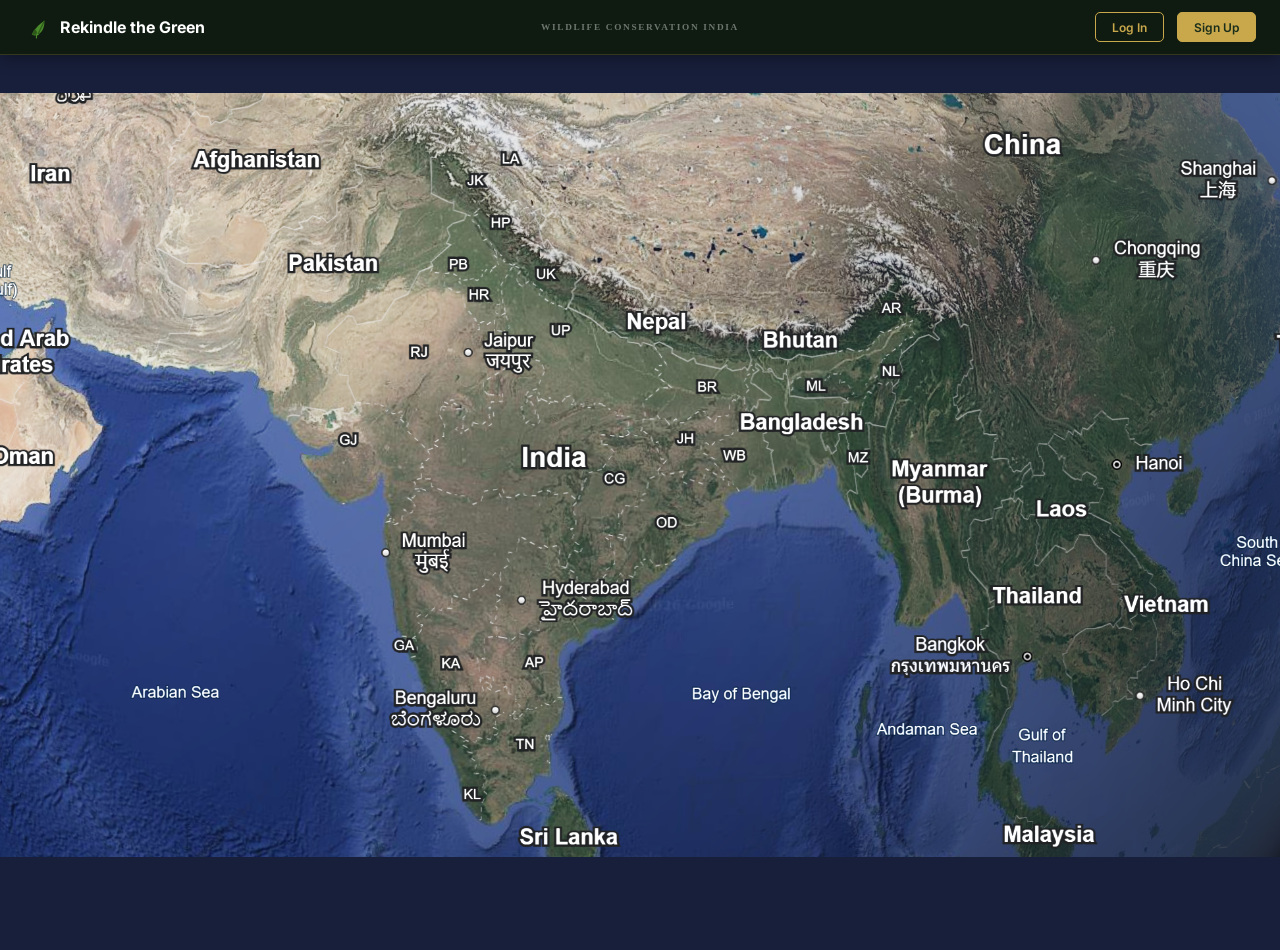
<file: trial.html>
<!DOCTYPE html>
<html lang="en">
<head>
  <meta charset="UTF-8">
  <meta name="viewport" content="width=device-width, initial-scale=1.0">
  <link rel="stylesheet" href="nav.css?v=1">
  <script src="navbar-loader.js?v=1" defer></script>
  <style>
    body {
      background-image: url(Screenshot\ 2026-03-18\ 230547.png);
      background-size: contain;
      background-color: rgb(24, 31, 58);
      background-position: center;
      background-repeat: no-repeat;
      height: 100vh;
      width: 100%;
      position: relative;
      margin: 0;
    }
  </style>
</head>
<body>
</body>
</html>
</file>
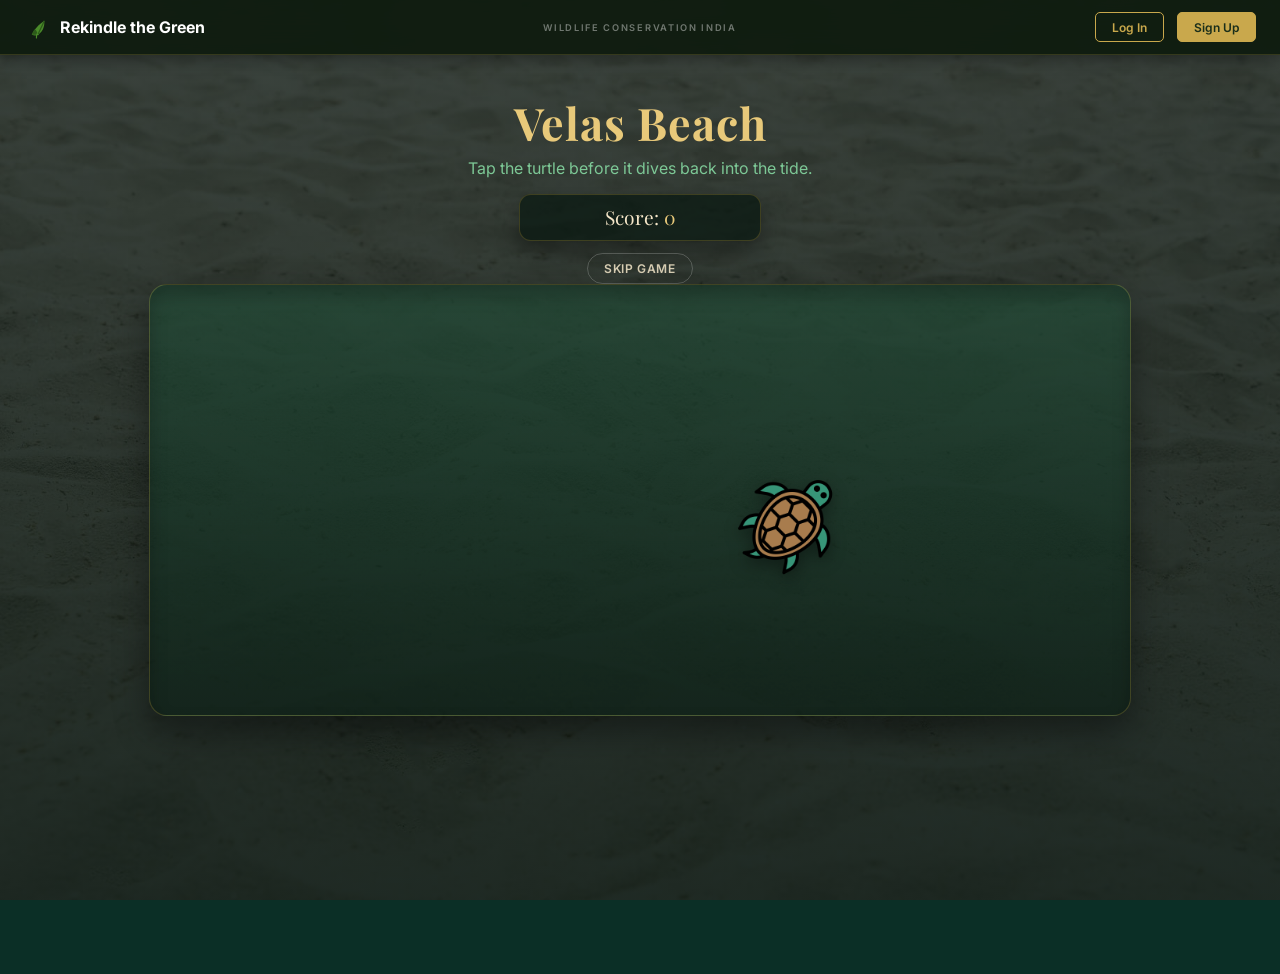
<file: turtle.html>
<!DOCTYPE html>
<html lang="en">
<head>
    <meta charset="UTF-8">
    <meta name="viewport" content="width=device-width, initial-scale=1.0">
    <link rel="stylesheet" href="nav.css">
    <title>Velas Beach</title>
    <script src="navbar-loader.js" defer></script>
</head>
<style>
@import url('https://fonts.googleapis.com/css2?family=Inter:wght@400;600;700&family=Playfair+Display:wght@700&display=swap');

:root {
    --jungle-dark: #0b2f26;
    --jungle-mid: #163222;
    --jungle-light: #1f4a32;
    --moss: #2d6e47;
    --leaf: #4a9e6a;
    --pale-leaf: #7dc896;
    --gold: #d4af37;
    --gold-light: #e8c97a;
    --cream: #f5e6c8;
    --cream-dark: #d8ceb4;
    --radius: 12px;
    --radius-lg: 18px;
}

body {
    font-family: 'Inter', 'Segoe UI', sans-serif;
    text-align: center;
    color: var(--cream);
    min-height: 100vh;
    position: relative;
    margin: 0;
    overflow-x: hidden;
    background-color: var(--jungle-dark);
    background-image: linear-gradient(rgba(7, 20, 15, 0.78), rgba(7, 20, 15, 0.9)), url('sand.jpg');
    background-size: cover;
    background-position: center;
    background-repeat: no-repeat;
    background-attachment: fixed;
    
    padding-top: 74px;
}

.container {
    width: min(100%, 1080px);
    margin: 0 auto;
    padding: 1.2rem 1rem 2.25rem;
}

.container h1 {
    margin: 0 auto 0.35rem;
    font-family: 'Playfair Display', serif;
    font-style: normal !important;
    color: var(--gold-light);
    font-size: clamp(2rem, 4vw, 2.8rem);
    letter-spacing: 0.02em;
    font-weight: 700;
}

.game-sub {
    font-size: 1rem;
    color: var(--pale-leaf);
    margin: 0 0 1rem;
}

.game-area {
    position: relative;
    width: min(100%, 980px);
    margin: 0 auto;
    height: 430px;
    border: 1px solid rgba(212, 175, 55, 0.22);
    background: linear-gradient(180deg, rgba(34, 77, 56, 0.68), rgba(16, 34, 25, 0.78));
    border-radius: var(--radius-lg);
    overflow: hidden;
    box-shadow: inset 0 10px 18px rgba(0, 0, 0, 0.24), 0 16px 34px rgba(0, 0, 0, 0.4);
}

#turtle {
    position: absolute;
    width: 100px;
    cursor: pointer;
    transition: transform 0.25s ease;
    filter: drop-shadow(0 6px 8px rgba(0, 0, 0, 0.36));
}

#turtle:hover {
    transform: scale(1.06);
}

.score-area {
    border: 1px solid rgba(212, 175, 55, 0.22);
    background: rgba(8, 24, 17, 0.7);
    border-radius: var(--radius);
    margin: 14px auto 0;
    max-width: 240px;
    box-shadow: 0 10px 22px rgba(0, 0, 0, 0.34);
}

.score-area p {
    margin: 0;
    padding: 0.6rem 0.8rem;
    font-family: 'Playfair Display', serif;
    font-style: normal !important;
    font-size: 1.2rem;
    color: var(--cream);
}

.score-area #scoreNum {
    color: var(--gold-light);
    font-style: normal !important;
}

.skip-btn {
    margin: 12px auto 0;
    background: transparent;
    border: 1px solid rgba(255, 255, 255, 0.2);
    color: var(--cream-dark);
    font-family: 'Inter', sans-serif;
    font-size: 0.75rem;
    font-weight: 600;
    letter-spacing: 0.05em;
    text-transform: uppercase;
    padding: 0.45rem 1rem;
    border-radius: 999px;
    cursor: pointer;
    transition: border-color 0.2s, color 0.2s;
}

.skip-btn:hover {
    border-color: var(--leaf);
    color: var(--cream);
}

#infoPage {
    display: none;
    max-width: 800px;
    margin: 0 auto;
    padding: 4rem 2rem 6rem;
    animation: fadeUp 0.6s ease forwards;
}

@keyframes fadeUp {
    from {
        opacity: 0;
        transform: translateY(24px);
    }
    to {
        opacity: 1;
        transform: translateY(0);
    }
}

.unlock-bar {
    border-top: 1px solid rgba(212, 175, 55, 0.2);
    border-bottom: 1px solid rgba(212, 175, 55, 0.2);
    padding: 1rem 0;
    margin-bottom: 3.5rem;
    display: flex;
    align-items: baseline;
    gap: 1.25rem;
}

.unlock-kicker {
    font-family: 'Inter', sans-serif;
    font-size: 0.62rem;
    font-weight: 700;
    letter-spacing: 0.18em;
    text-transform: uppercase;
    color: var(--gold);
    flex-shrink: 0;
}

.unlock-bar p {
    font-size: 0.95rem;
    font-style: italic;
    color: var(--cream-dark);
    line-height: 1.5;
}

.info-hero {
    margin-bottom: 3.5rem;
    text-align: left;
}

.info-hero-label {
    font-family: 'Inter', sans-serif;
    font-size: 0.62rem;
    font-weight: 700;
    letter-spacing: 0.18em;
    text-transform: uppercase;
    color: var(--gold);
    opacity: 0.65;
    margin-bottom: 0.75rem;
    display: block;
}

.info-hero h2 {
    font-family: 'Playfair Display', serif;
    font-size: 2.6rem;
    font-weight: 700;
    color: var(--cream);
    line-height: 1.12;
    margin-bottom: 1rem;
    letter-spacing: -0.01em;
}

.info-hero p {
    font-size: 1.12rem;
    color: var(--cream-dark);
    line-height: 1.75;
    max-width: 600px;
    font-weight: 300;
}

.stat-row {
    display: grid;
    grid-template-columns: repeat(3, 1fr);
    border-top: 1px solid rgba(212, 175, 55, 0.18);
    border-bottom: 1px solid rgba(212, 175, 55, 0.18);
    margin-bottom: 3.5rem;
    text-align: left;
}

.stat-item {
    padding: 1.75rem 1.25rem;
    border-right: 1px solid rgba(212, 175, 55, 0.18);
}

.stat-item:last-child {
    border-right: none;
}

.stat-item .s-num {
    font-family: 'Playfair Display', serif;
    font-size: 2.5rem;
    font-weight: 700;
    color: var(--gold);
    line-height: 1;
    display: block;
    margin-bottom: 0.3rem;
}

.stat-item .s-label {
    font-family: 'Inter', sans-serif;
    font-size: 0.68rem;
    font-weight: 500;
    letter-spacing: 0.08em;
    text-transform: uppercase;
    color: var(--cream-dark);
}

.info-section {
    margin-bottom: 3.5rem;
    text-align: left;
}

.section-label {
    font-family: 'Inter', sans-serif;
    font-size: 0.62rem;
    font-weight: 700;
    letter-spacing: 0.18em;
    text-transform: uppercase;
    color: var(--gold);
    opacity: 0.65;
    margin-bottom: 1.5rem;
    display: block;
}

.timeline {
    list-style: none;
    padding: 0;
}

.timeline li {
    display: grid;
    grid-template-columns: 60px 1px 1fr;
    gap: 0 1.5rem;
    padding-bottom: 2.25rem;
}

.timeline li:last-child {
    padding-bottom: 0;
}

.tl-year {
    font-family: 'Playfair Display', serif;
    font-size: 0.9rem;
    color: var(--gold);
    font-weight: 700;
    text-align: right;
    padding-top: 1px;
}

.tl-line {
    position: relative;
    background: rgba(212, 175, 55, 0.18);
    width: 1px;
}

.tl-line::before {
    content: '';
    position: absolute;
    top: 5px;
    left: 50%;
    transform: translateX(-50%);
    width: 7px;
    height: 7px;
    border-radius: 50%;
    background: var(--gold);
    border: 1px solid var(--jungle-dark);
}

.timeline li:last-child .tl-line {
    background: transparent;
}

.tl-content strong {
    display: block;
    color: var(--cream);
    font-size: 1.05rem;
    font-weight: 600;
    margin-bottom: 0.4rem;
}

.tl-content p {
    font-size: 0.95rem;
    color: var(--cream-dark);
    line-height: 1.65;
    font-style: italic;
}

.fact-grid {
    display: grid;
    grid-template-columns: 1fr 1fr;
    gap: 1px;
    background: rgba(212, 175, 55, 0.1);
    border: 1px solid rgba(212, 175, 55, 0.1);
    border-radius: var(--radius);
    overflow: hidden;
}

.fact-cell {
    background: var(--jungle-dark);
    padding: 1.5rem;
}

.fact-cell .fc-label {
    font-family: 'Inter', sans-serif;
    font-size: 0.62rem;
    font-weight: 700;
    letter-spacing: 0.14em;
    text-transform: uppercase;
    color: var(--pale-leaf);
    margin-bottom: 0.55rem;
    display: block;
}

.fact-cell p {
    font-size: 0.95rem;
    color: var(--cream-dark);
    line-height: 1.65;
    text-align: left;
}

.cta-section {
    border-top: 1px solid rgba(212, 175, 55, 0.18);
    padding-top: 3rem;
    text-align: left;
}

.cta-eyebrow {
    font-family: 'Inter', sans-serif;
    font-size: 0.62rem;
    font-weight: 700;
    letter-spacing: 0.18em;
    text-transform: uppercase;
    color: var(--gold);
    opacity: 0.65;
    margin-bottom: 1rem;
    display: block;
}

.cta-section h3 {
    font-family: 'Playfair Display', serif;
    font-size: 2rem;
    color: var(--cream);
    margin-bottom: 0.75rem;
    line-height: 1.2;
}

.cta-section p {
    font-size: 1.05rem;
    color: var(--cream-dark);
    line-height: 1.7;
    max-width: 520px;
    margin-bottom: 2rem;
    font-style: italic;
}

.cta-buttons {
    display: flex;
    gap: 0.75rem;
    flex-wrap: wrap;
}

.cta-primary {
    padding: 0.8rem 2rem;
    background: var(--gold);
    color: var(--jungle-dark);
    font-family: 'Inter', sans-serif;
    font-size: 0.8rem;
    font-weight: 700;
    letter-spacing: 0.07em;
    text-transform: uppercase;
    border: none;
    border-radius: 4px;
    cursor: pointer;
    text-decoration: none;
    display: inline-block;
    transition: background 0.2s;
}

.cta-primary:hover {
    background: var(--gold-light);
}

.cta-secondary {
    padding: 0.8rem 2rem;
    background: transparent;
    color: var(--cream);
    font-family: 'Inter', sans-serif;
    font-size: 0.8rem;
    font-weight: 600;
    letter-spacing: 0.07em;
    text-transform: uppercase;
    border: 1px solid rgba(255, 255, 255, 0.18);
    border-radius: 4px;
    cursor: pointer;
    text-decoration: none;
    display: inline-block;
    transition: border-color 0.2s;
}

.cta-secondary:hover {
    border-color: rgba(255, 255, 255, 0.4);
}

.info-play-again {
    text-align: center;
    margin-top: 3rem;
    padding-top: 2rem;
    border-top: 1px solid rgba(255, 255, 255, 0.05);
}

.info-play-again button {
    background: transparent;
    border: 1px solid rgba(255, 255, 255, 0.14);
    color: var(--cream-dark);
    font-family: 'Inter', sans-serif;
    font-size: 1rem;
    padding: 0.6rem 1.8rem;
    border-radius: 999px;
    cursor: pointer;
    letter-spacing: 0.04em;
    transition: border-color 0.2s, color 0.2s;
}

.info-play-again button:hover {
    border-color: var(--leaf);
    color: var(--cream);
}

@media (max-width: 768px) {
    body {
        padding-top: 68px;
    }

    .container {
        padding: 0.9rem 0.75rem 1.2rem;
    }

    .game-area {
        height: 330px;
    }

    .stat-row {
        grid-template-columns: 1fr;
    }

    .stat-item {
        border-right: none;
        border-bottom: 1px solid rgba(212, 175, 55, 0.18);
    }

    .stat-item:last-child {
        border-bottom: none;
    }

    .fact-grid {
        grid-template-columns: 1fr;
    }

    .info-hero h2 {
        font-size: 1.9rem;
    }

    #infoPage {
        padding: 2.5rem 1.25rem 4rem;
    }
}
</style>
<body>
    <div id="gamePage" class="container">
        <h1>Velas Beach</h1>
        <p class="game-sub">Tap the turtle before it dives back into the tide.</p>
        <div class="score-area">
            <p>Score: <span id="scoreNum">0</span></p>
        </div>
        <button class="skip-btn" onclick="showInfoPage()">Skip Game</button>
        <div class="game-area">
            <img id="turtle" src="turtle-icon.png" alt="Turtle" />
        </div>
    </div>

    <div id="infoPage" class="container">
        <div class="unlock-bar">
            <span class="unlock-kicker">Story Unlocked</span>
            <p>Velas Beach proves that community-led conservation can bring sea turtle hatchlings safely back to the sea.</p>
        </div>

        <div class="info-hero">
            <span class="info-hero-label">Conservation Feature</span>
            <h2>Velas Beach Turtle Conservation Reserve</h2>
            <p>Located along the Konkan coast of Maharashtra, Velas has become a model for protecting Olive Ridley turtles through citizen participation, habitat safeguards, and hatchling release monitoring.</p>
        </div>

        <div class="stat-row">
            <div class="stat-item"><span class="s-num">200+</span><span class="s-label">Nests protected each season</span></div>
            <div class="stat-item"><span class="s-num">10k+</span><span class="s-label">Hatchlings released over years</span></div>
            <div class="stat-item"><span class="s-num">1</span><span class="s-label">Community-led mission</span></div>
        </div>

        <div class="info-section">
            <span class="section-label">Conservation Timeline</span>
            <ul class="timeline">
                <li>
                    <div class="tl-year">2002</div><div class="tl-line"></div>
                    <div class="tl-content"><strong>Grassroots Action Begins</strong><p>Local residents and conservation volunteers begin organized efforts to protect turtle nesting sites from predators, lights, and human disturbance.</p></div>
                </li>
                <li>
                    <div class="tl-year">2008</div><div class="tl-line"></div>
                    <div class="tl-content"><strong>Structured Nest Monitoring</strong><p>Systematic beach patrols and hatchery practices are introduced, improving hatch success and reducing egg loss during vulnerable nesting months.</p></div>
                </li>
                <li>
                    <div class="tl-year">2012</div><div class="tl-line"></div>
                    <div class="tl-content"><strong>Festival with Purpose</strong><p>The Velas Turtle Festival grows as an eco-awareness platform, promoting responsible tourism while funding and supporting local conservation work.</p></div>
                </li>
                <li>
                    <div class="tl-year">2018</div><div class="tl-line"></div>
                    <div class="tl-content"><strong>Wider Coastal Awareness</strong><p>Educational programs and partnerships inspire nearby villages to adopt nest-safe lighting and beach behavior practices for turtle-friendly coastlines.</p></div>
                </li>
                <li>
                    <div class="tl-year">Today</div><div class="tl-line"></div>
                    <div class="tl-content"><strong>Hope in Every Release</strong><p>Each hatchling release reflects a successful chain of protection powered by local communities, forest staff, and conservation partners.</p></div>
                </li>
            </ul>
        </div>

        <div class="info-section">
            <span class="section-label">Why Velas Matters</span>
            <div class="fact-grid">
                <div class="fact-cell"><span class="fc-label">Nesting Habitat</span><p>Velas is one of India's meaningful nesting stretches for Olive Ridley turtles, and preserving its beaches supports species continuity in the Arabian Sea.</p></div>
                <div class="fact-cell"><span class="fc-label">Community Stewardship</span><p>Villagers play a central role in protection, proving that conservation can succeed when local livelihoods and wildlife goals are aligned.</p></div>
                <div class="fact-cell"><span class="fc-label">Eco Tourism Model</span><p>The turtle festival promotes low-impact tourism where visitors learn conservation ethics, helping fund protective action instead of harming habitats.</p></div>
                <div class="fact-cell"><span class="fc-label">Future Generations</span><p>Awareness programs for students and families build long-term guardianship so coastal ecosystems remain resilient for both people and marine life.</p></div>
            </div>
        </div>

        <div class="cta-section">
            <span class="cta-eyebrow">Get Involved</span>
            <h3>Protect Every Hatchling</h3>
            <p>Join cleanup drives, support responsible tourism, and spread awareness on turtle-safe beaches. Small actions on shore can decide survival at sea.</p>
            <div class="cta-buttons">
                <a href="drive-registration.php?drive=velas" class="cta-primary">Volunteer Locally</a>
                <a href="#" class="cta-secondary">Learn More</a>
            </div>
        </div>

        <div class="info-play-again"><button onclick="restartGame()">&#8635; Play Again</button></div>
    </div>
    <script>
       let score = 0;
let isAnimating = false;
let gameOver = false;

const turtle = document.getElementById('turtle');
const scoreDisplay = document.getElementById('scoreNum');
const gamePage = document.getElementById('gamePage');
const infoPage = document.getElementById('infoPage');
const targetScore = 8;

function moveTurtle() {
    if (gameOver) return;
    const gameArea = document.querySelector('.game-area');
    const x = Math.random() * (gameArea.clientWidth - 100);
    const y = Math.random() * (gameArea.clientHeight - 100);
    turtle.style.left = `${x}px`;
    turtle.style.top = `${y}px`;
}

function animateTurtle() {
    if (isAnimating || gameOver) return;
    isAnimating = true;

    turtle.style.transform = 'translateY(300px)';

    setTimeout(() => {
        turtle.style.transform = 'translateY(0)';
        isAnimating = false;
        moveTurtle();
    }, 500);
}

function showInfoPage() {
    gameOver = true;
    gamePage.style.display = 'none';
    infoPage.style.display = 'block';
    window.scrollTo({ top: 0, behavior: 'smooth' });
}

function restartGame() {
    score = 0;
    scoreDisplay.textContent = '0';
    isAnimating = false;
    gameOver = false;
    turtle.style.transform = 'translateY(0)';
    gamePage.style.display = 'block';
    infoPage.style.display = 'none';
    moveTurtle();
    window.scrollTo({ top: 0, behavior: 'smooth' });
}

turtle.addEventListener('click', () => {
    if (gameOver) return;

    score++;
    scoreDisplay.textContent = score;

    if (score >= targetScore) {
        gameOver = true;
        setTimeout(showInfoPage, 500);
    } else {
        animateTurtle();
    }
});

window.restartGame = restartGame;

moveTurtle();

    </script>
</body>
</html>
</file>
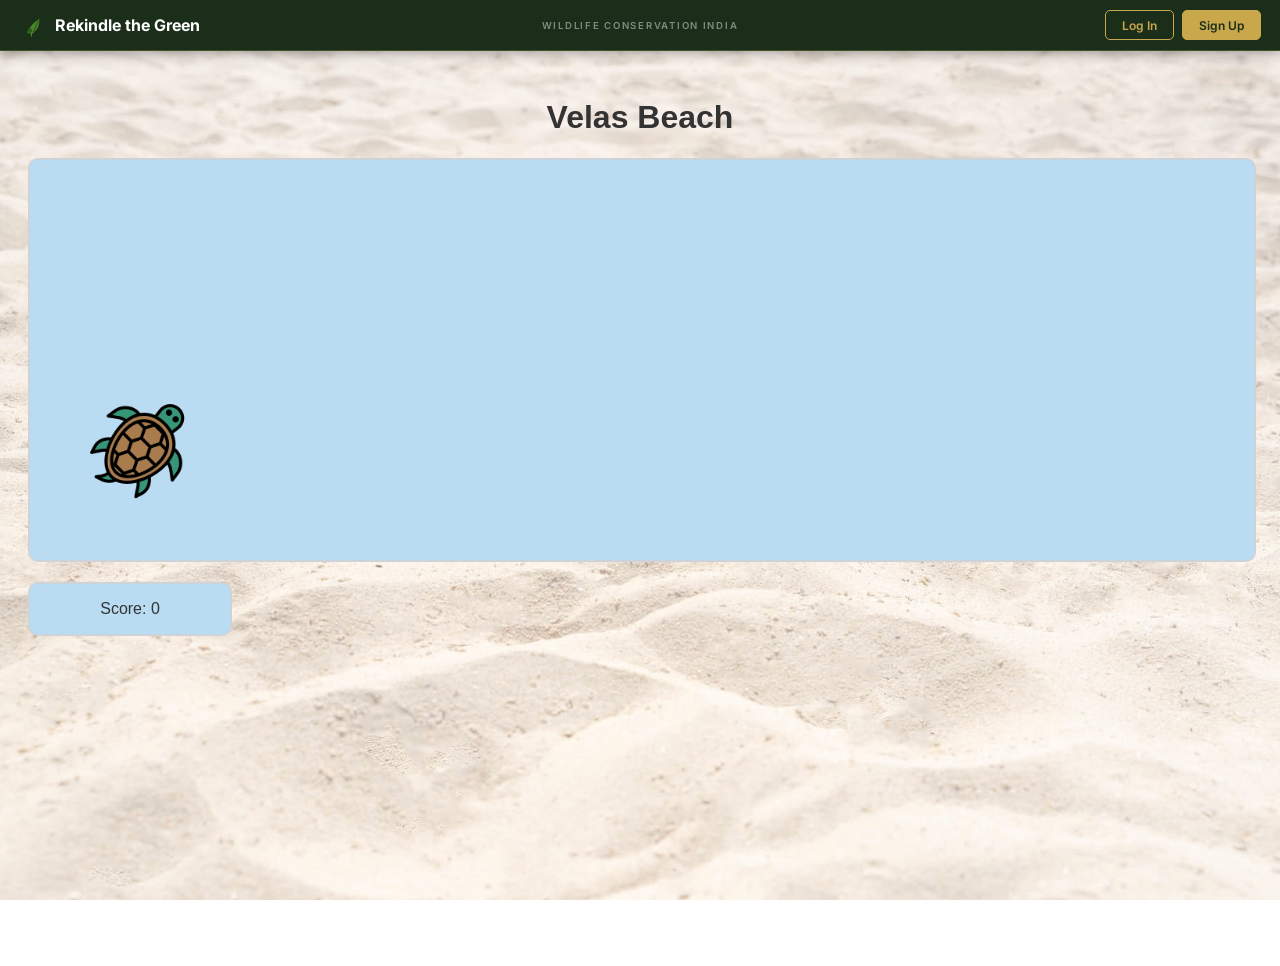
<file: turtle/turtle.html>
<!DOCTYPE html>
<html lang="en">
<head>
    <meta charset="UTF-8">
    <meta name="viewport" content="width=device-width, initial-scale=1.0">
    <link rel="stylesheet" href="../nav.css">
    <script src="../nav.js" defer></script>
    <title>Velas Beach</title>
    <link rel="stylesheet" href="turtle.css">
</head>
<body>
    <div class="container">
        <h1>Velas Beach</h1>
        <div class="game-area">
            <img id="turtle" src="turtle.png" alt="Turtle" />
        </div>
        <div class="score-area">
            <p>Score: <span id="score">0</span></p>
        </div>
        <div id="overlay" class="overlay">
            <div class="overlay-content">
              <img src="velas-turtle-fest.jpg" alt="Velas Turtle Festival" class="overlay-image" />
                <h2 class="overlay-title">Turtle Conservation Efforts at Velas Beach</h2>
                <p class="overlay-info">Velas Beach is known for its conservation efforts for Olive Ridley turtles. Local communities engage in
                nesting site protection, awareness programs, and beach patrols to ensure the safety of hatchlings.
                Your support can help continue these efforts!</p>
                <button id="closeOverlay">Close</button>
            </div>
        </div>
    </div>
    <script src="turtle.js"></script>
</body>
</html>
</file>
<file: nav.css>
@import url('https://fonts.googleapis.com/css2?family=Inter:wght@400;600;700&family=Playfair+Display:ital,wght@1,700&display=swap');

:root {
    --rtg-nav-bg: #1a2e1a;
    --rtg-nav-gold: #c9a84c;
    --rtg-nav-gold-hover: #e8c96a;
    --rtg-nav-white: #ffffff;
}

.rtg-navbar {
    position: fixed;
    top: 0;
    left: 0;
    right: 0;
    height: 50px;
    background: var(--rtg-nav-bg);
    display: flex;
    align-items: center;
    justify-content: space-between;
    padding: 0 1.2rem;
    z-index: 1000;
    border-bottom: 1px solid rgba(201, 168, 76, 0.25);
    box-shadow: 0 2px 12px rgba(26, 26, 26, 0.4);
    font-family: 'Inter', sans-serif;
}

.rtg-navbar .nav-logo {
    display: flex;
    align-items: center;
    gap: 0.5rem;
    text-decoration: none;
}

.rtg-navbar .nav-logo svg {
    width: 28px;
    height: 28px;
    flex-shrink: 0;
}

.rtg-navbar .nav-logo-text {
    font-weight: 700;
    font-size: 1rem;
    color: var(--rtg-nav-white);
    white-space: nowrap;
}

.rtg-navbar .nav-logo-text em {
    font-family: 'Playfair Display', serif;
    font-style: italic;
    color: var(--rtg-nav-gold);
}

.rtg-navbar .nav-center {
    position: absolute;
    left: 50%;
    transform: translateX(-50%);
    font-size: 0.6rem;
    font-weight: 600;
    letter-spacing: 0.18em;
    text-transform: uppercase;
    color: rgba(255, 255, 255, 0.45);
    pointer-events: none;
    white-space: nowrap;
}

.rtg-navbar .nav-actions {
    display: flex;
    gap: 0.5rem;
}

.rtg-navbar .btn-nav {
    padding: 0.38rem 1rem;
    border-radius: 5px;
    font-size: 0.75rem;
    font-weight: 600;
    cursor: pointer;
    text-decoration: none;
    transition: all 0.18s;
    display: inline-block;
}

.rtg-navbar .btn-login {
    background: transparent;
    color: var(--rtg-nav-gold);
    border: 1.5px solid var(--rtg-nav-gold);
}

.rtg-navbar .btn-login:hover {
    background: rgba(201, 168, 76, 0.12);
}

.rtg-navbar .btn-signup {
    background: var(--rtg-nav-gold);
    color: var(--rtg-nav-bg);
    border: 1.5px solid var(--rtg-nav-gold);
}

.rtg-navbar .btn-signup:hover {
    background: var(--rtg-nav-gold-hover);
    border-color: var(--rtg-nav-gold-hover);
}

body {
    padding-top: 50px;
}

@media (max-width: 900px) {
    .rtg-navbar .nav-center {
        display: none;
    }
}

@media (max-width: 540px) {
    .rtg-navbar {
        padding: 0 0.7rem;
    }

    .rtg-navbar .nav-logo-text {
        font-size: 0.9rem;
    }

    .rtg-navbar .nav-actions {
        gap: 0.35rem;
    }

    .rtg-navbar .btn-nav {
        padding: 0.3rem 0.7rem;
        font-size: 0.7rem;
    }
}
</file>
<file: turtle/turtle.css>
body {
    font-family: Arial, sans-serif;
    text-align: center;
    color: #333;
    min-height: 100vh;
    position: relative;
    background-image: url('sand.jpg');
    background-size: cover;
    background-position: center;
    background-repeat: no-repeat;
    background-attachment: fixed;
}

body::before {
    content: '';
    position: fixed;
    top: 0;
    left: 0;
    right: 0;
    bottom: 0;
    background-color: rgba(255, 255, 255, 0.35);
    pointer-events: none;
    z-index: -1;
}

.container {
    padding: 20px;
}

.game-area {
    position: relative;
    width: 100%;
    height: 400px;
    border: 2px solid #cdd4d9;
    background-color: #b9dcf2;
    border-radius: 10px;
    overflow: hidden;
}

#turtle {
    position: absolute;
    width: 100px;
    cursor: pointer;
    transition: transform 0.5s ease;
}

.score-area {
    border: 2px solid #cdd4d9;
    background-color: #b9dcf2;
    border-radius: 10px;
    margin-top: 20px;
    max-width: 200px;
}

.overlay {
    display: none;
    position: fixed;
    top: 0;
    left: 0;
    right: 0;
    bottom: 0;
    background-color: rgba(0, 0, 0, 0.7);
    color: white;
    justify-content: center;
    align-items: center;
    text-align: center;
}

.overlay-image {
    width: 60rem;
    margin: 0 auto 20px;
    display: block;
    border-radius: 10px;
}

.overlay-content {
    background: #b9dcf2;
    padding: 20px;
    border-radius: 10px;
    text-align: left;
    position: relative;
    max-width: 70rem;
    width: 100%;
}

.overlay-content h2,
.overlay-title {
    text-align: center;
    font-size: 24px;
    margin-bottom: 10px;
    color: #393c43;
}

.overlay-info {
    color: #393c43;
    font-size: 16px;
    margin-bottom: 20px;
    text-align: left;
}

#closeOverlay {
    padding: 10px 15px;
    margin-top: 15px;
    cursor: pointer;
    background-color: #FFD700;
    color: black;
    border: none;
    border-radius: 5px;
    position: absolute;
    bottom: 20px;
    right: 20px;
}
</file>
